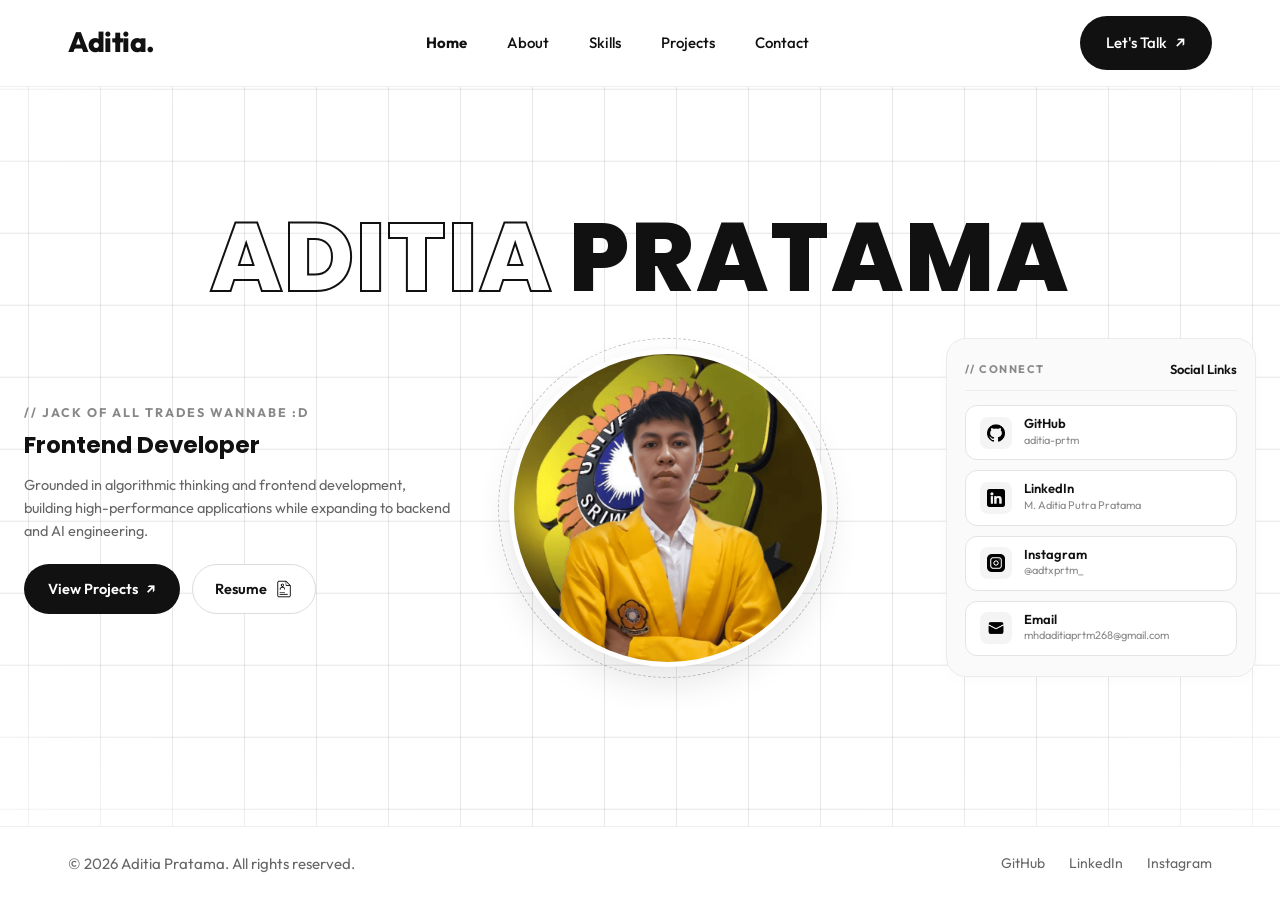
<file: index.html>
<!DOCTYPE html>
<html lang="id">

<head>
    <meta charset="UTF-8">
    <meta name="viewport" content="width=device-width, initial-scale=1.0">
    <title>Aditia Pratama - Frontend Developer</title>
    <link rel="icon" href="img/favicon.png" type="image/png">
    <link rel="stylesheet" href="css/style.css">
    <link rel="preconnect" href="https://fonts.googleapis.com">
    <link rel="preconnect" href="https://fonts.gstatic.com" crossorigin>
    <link
        href="https://fonts.googleapis.com/css2?family=Montserrat:ital,wght@0,100..900;1,100..900&family=Outfit:wght@100..900&family=Poppins:ital,wght@0,100;0,200;0,300;0,400;0,500;0,600;0,700;0,800;0,900;1,100;1,200;1,300;1,400;1,500;1,600;1,700;1,800;1,900&display=swap"
        rel="stylesheet">
</head>

<body>
    <header class="navbar" id="header">
        <input type="checkbox" id="nav-toggle" class="nav-toggle">
        <a href="index.html" class="nav-brand">Aditia.</a>

        <label for="nav-toggle" class="menu-toggle" aria-label="Buka atau tutup menu navigasi">
            <span></span>
            <span></span>
            <span></span>
        </label>

        <nav class="nav-menu">
            <a href="index.html" class="active">Home</a>
            <a href="about.html">About</a>
            <a href="skills.html">Skills</a>
            <a href="project.html">Projects</a>
            <a href="contact.html">Contact</a>
        </nav>

        <a href="contact.html" class="btn-talk">Let's Talk <span class="arrow">&#8599;</span></a>
    </header>

    <section class="hero">
        <h1 class="hero-title">
            <span class="outline-text">ADITIA</span>
            <span class="solid-text">PRATAMA</span>
        </h1>

        <div class="hero-main-layout">
            <div class="hero-intro-card">
                <div class="hero-role-tag">// Jack of All Trades Wannabe :D</div>
                <h2 class="hero-headline">Frontend Developer</h2>
                <p class="hero-bio">
                    Grounded in algorithmic thinking and frontend development, building high-performance applications while expanding to backend and AI engineering.
                </p>

                <div class="hero-cta-buttons">
                    <a href="project.html" class="btn-hero-primary">
                        View Projects <span class="arrow">&#8599;</span>
                    </a>
                    <a href="https://drive.google.com/file/d/1J842grmhWYJZO-Dvr_2c-lr3bEbLRg1m/view?usp=sharing"
                        class="btn-hero-secondary" target="_blank" rel="noopener noreferrer">
                        Resume <img src="img/socials/resume.png" alt="" class="social-icon">
                    </a>
                </div>
            </div>

            <div class="hero-avatar-area">
                <div class="hero-avatar-glow"></div>
                <div class="hero-avatar-ring">
                    <div class="hero-photo">
                        <img src="img/me.png" alt="Aditia Pratama">
                    </div>
                </div>
            </div>

            <div class="hero-connect-card">
                <div class="connect-header">
                    <span class="connect-tag">// CONNECT</span>
                    <span class="connect-title">Social Links</span>
                </div>

                <div class="hero-social-grid">
                    <a href="https://github.com/aditia-prtm" class="hero-social-card" target="_blank" rel="noopener noreferrer">
                        <div class="hero-social-icon-wrap">
                            <img src="img/socials/github.png" alt="GitHub" class="social-icon">
                        </div>
                        <div class="hero-social-info">
                            <span class="hero-social-name">GitHub</span>
                            <span class="hero-social-handle">aditia-prtm</span>
                        </div>
                    </a>

                    <a href="https://www.linkedin.com/in/m-aditia-putra-pratama-a3b0bb376/" class="hero-social-card" target="_blank" rel="noopener noreferrer">
                        <div class="hero-social-icon-wrap">
                            <img src="img/socials/linkedin.png" alt="LinkedIn" class="social-icon">
                        </div>
                        <div class="hero-social-info">
                            <span class="hero-social-name">LinkedIn</span>
                            <span class="hero-social-handle">M. Aditia Putra Pratama</span>
                        </div>
                    </a>

                    <a href="https://www.instagram.com/adtxprtm_" class="hero-social-card" target="_blank" rel="noopener noreferrer">
                        <div class="hero-social-icon-wrap">
                            <img src="img/socials/instagram.png" alt="Instagram" class="social-icon">
                        </div>
                        <div class="hero-social-info">
                            <span class="hero-social-name">Instagram</span>
                            <span class="hero-social-handle">@adtxprtm_</span>
                        </div>
                    </a>

                    <a href="mailto:mhdaditiaprtm268@gmail.com" class="hero-social-card">
                        <div class="hero-social-icon-wrap">
                            <img src="img/socials/mail.png" alt="Email" class="social-icon">
                        </div>
                        <div class="hero-social-info">
                            <span class="hero-social-name">Email</span>
                            <span class="hero-social-handle">mhdaditiaprtm268@gmail.com</span>
                        </div>
                    </a>
                </div>
            </div>
        </div>
    </section>

    <footer class="footer" id="footer">
        <div class="footer-container">
            <p class="footer-copy">&copy; 2026 Aditia Pratama. All rights reserved.</p>
            <div class="footer-links">
                <a href="https://github.com/aditia-prtm" target="_blank">GitHub</a>
                <a href="https://www.linkedin.com/in/m-aditia-putra-pratama-a3b0bb376/" target="_blank">LinkedIn</a>
                <a href="https://www.instagram.com/adtxprtm_" target="_blank">Instagram</a>
            </div>
        </div>
    </footer>
</body>

</html>
</file>
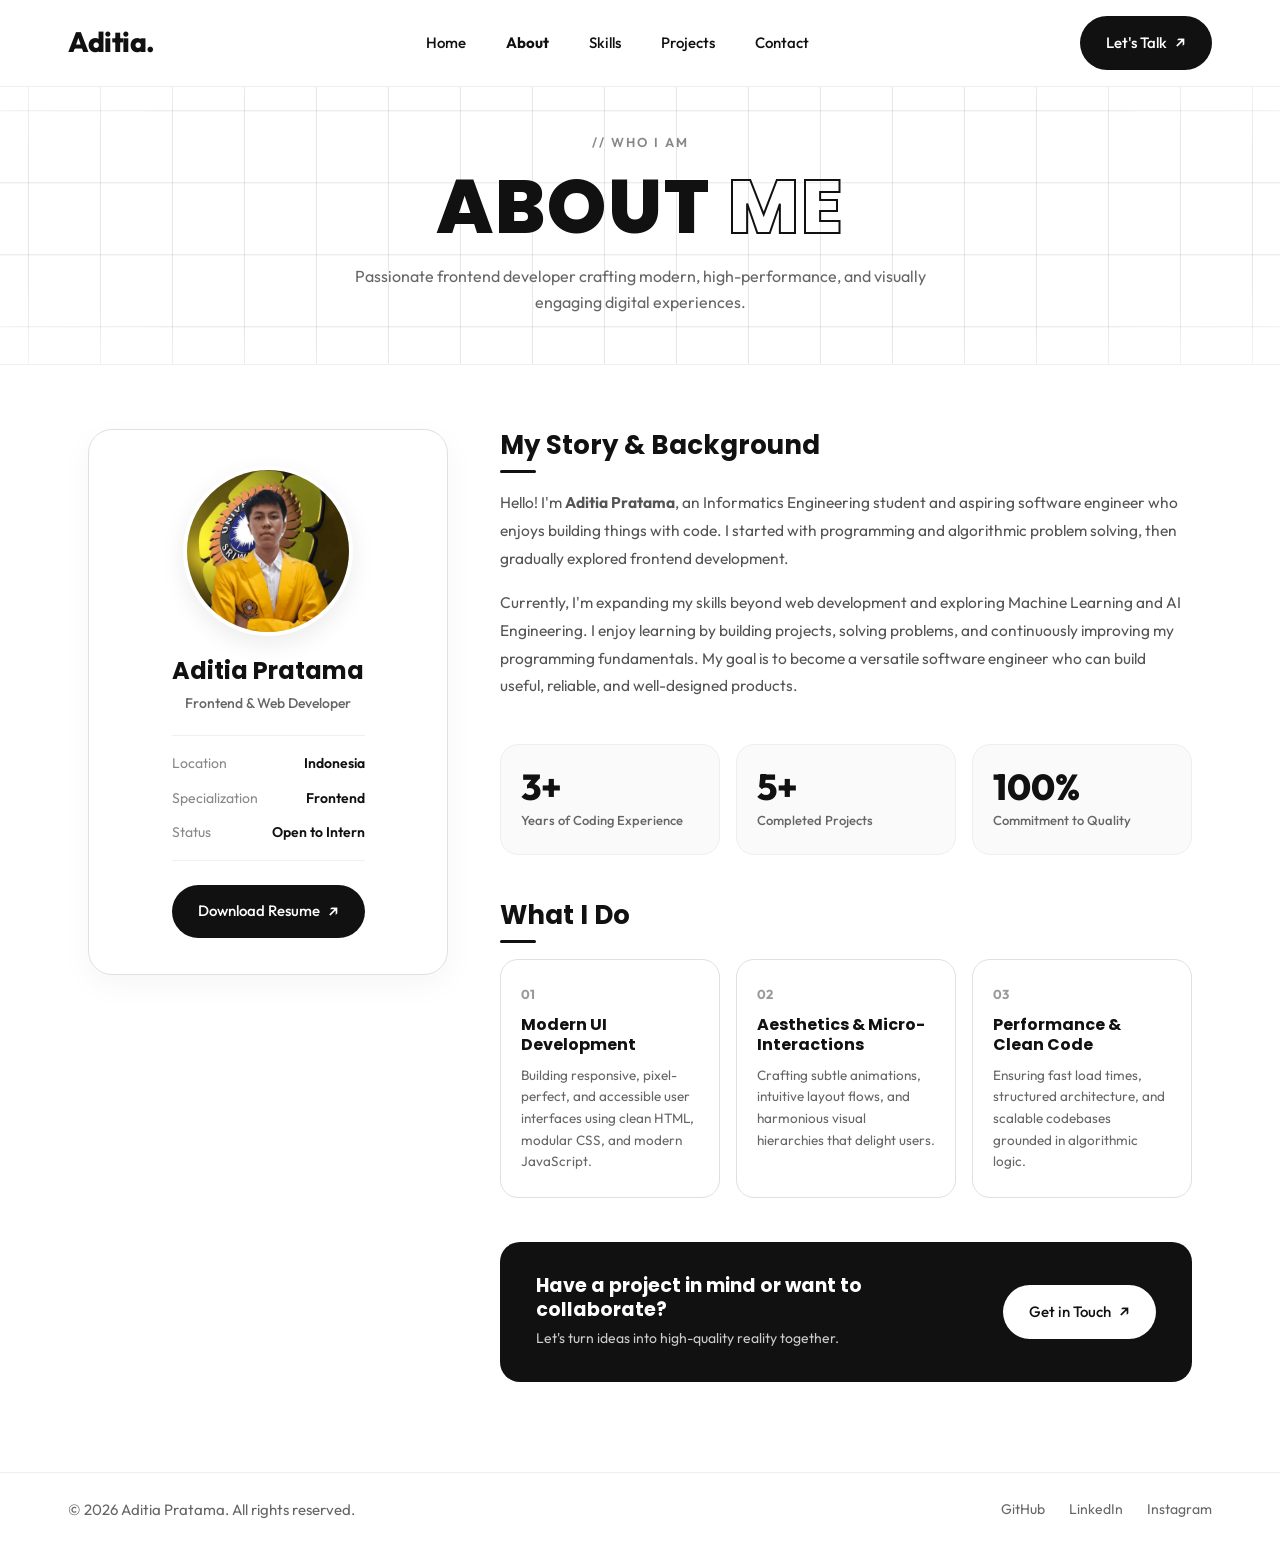
<file: about.html>
<!DOCTYPE html>
<html lang="id">

<head>
    <meta charset="UTF-8">
    <meta name="viewport" content="width=device-width, initial-scale=1.0">
    <title>About Me - Aditia Pratama</title>
    <link rel="icon" href="img/favicon.png" type="image/png">
    <link rel="stylesheet" href="css/style.css">
    <link rel="preconnect" href="https://fonts.googleapis.com">
    <link rel="preconnect" href="https://fonts.gstatic.com" crossorigin>
    <link
        href="https://fonts.googleapis.com/css2?family=Montserrat:ital,wght@0,100..900;1,100..900&family=Outfit:wght@100..900&family=Poppins:ital,wght@0,100;0,200;0,300;0,400;0,500;0,600;0,700;0,800;0,900;1,100;1,200;1,300;1,400;1,500;1,600;1,700;1,800;1,900&display=swap"
        rel="stylesheet">
</head>

<body>
    <header class="navbar" id="header">
        <input type="checkbox" id="nav-toggle" class="nav-toggle">
        <a href="index.html" class="nav-brand">Aditia.</a>

        <label for="nav-toggle" class="menu-toggle" aria-label="Buka atau tutup menu navigasi">
            <span></span>
            <span></span>
            <span></span>
        </label>

        <nav class="nav-menu">
            <a href="index.html">Home</a>
            <a href="about.html" class="active">About</a>
            <a href="skills.html">Skills</a>
            <a href="project.html">Projects</a>
            <a href="contact.html">Contact</a>
        </nav>

        <a href="contact.html" class="btn-talk">Let's Talk <span class="arrow">&#8599;</span></a>
    </header>

    <main class="page-main">
        <section class="page-header-section">
            <div class="section-tag">// WHO I AM</div>
            <h1 class="page-title">ABOUT <span class="outline-text">ME</span></h1>
            <p class="page-subtitle">Passionate frontend developer crafting modern, high-performance, and visually engaging digital experiences.</p>
        </section>

        <section class="about-container">
            <div class="about-profile-card">
                <div class="about-photo-wrapper">
                    <div class="about-photo">
                        <img src="img/me.png" alt="Aditia Pratama">
                    </div>
                </div>

                <div class="about-info-box">
                    <h2 class="about-name">Aditia Pratama</h2>
                    <p class="about-role">Frontend & Web Developer</p>

                    <div class="info-list">
                        <div class="info-item">
                            <span class="info-label">Location</span>
                            <span class="info-value">Indonesia</span>
                        </div>
                        <div class="info-item">
                            <span class="info-label">Specialization</span>
                            <span class="info-value">Frontend</span>
                        </div>
                        <div class="info-item">
                            <span class="info-label">Status</span>
                            <span class="info-value text-green">Open to Intern</span>
                        </div>
                    </div>

                    <a href="https://drive.google.com/file/d/1J842grmhWYJZO-Dvr_2c-lr3bEbLRg1m/view?usp=sharing"
                        class="btn-collab btn-full" target="_blank">Download Resume <span class="arrow">&#8599;</span></a>
                </div>
            </div>

            <div class="about-content">
                <div class="about-block">
                    <h3 class="about-heading">My Story & Background</h3>
                    <p class="about-text">
                        Hello! I'm <strong>Aditia Pratama</strong>, an Informatics Engineering student and aspiring software engineer who enjoys building things with code. I started with programming and algorithmic problem solving, then gradually explored frontend development. 
                    </p>
                    <p class="about-text">
                        Currently, I'm expanding my skills beyond web development and exploring Machine Learning and AI Engineering. I enjoy learning by building projects, solving problems, and continuously improving my programming fundamentals. My goal is to become a versatile software engineer who can build useful, reliable, and well-designed products.
                    </p>
                </div>

                <div class="about-stats-grid">
                    <div class="stat-card">
                        <span class="stat-number">3+</span>
                        <span class="stat-label">Years of Coding Experience</span>
                    </div>
                    <div class="stat-card">
                        <span class="stat-number">5+</span>
                        <span class="stat-label">Completed Projects</span>
                    </div>
                    <div class="stat-card">
                        <span class="stat-number">100%</span>
                        <span class="stat-label">Commitment to Quality</span>
                    </div>
                </div>

                <div class="about-block">
                    <h3 class="about-heading">What I Do</h3>
                    <div class="pillars-grid">
                        <div class="pillar-card">
                            <div class="pillar-number">01</div>
                            <h4 class="pillar-title">Modern UI Development</h4>
                            <p class="pillar-desc">Building responsive, pixel-perfect, and accessible user interfaces using clean HTML, modular CSS, and modern JavaScript.</p>
                        </div>
                        <div class="pillar-card">
                            <div class="pillar-number">02</div>
                            <h4 class="pillar-title">Aesthetics & Micro-Interactions</h4>
                            <p class="pillar-desc">Crafting subtle animations, intuitive layout flows, and harmonious visual hierarchies that delight users.</p>
                        </div>
                        <div class="pillar-card">
                            <div class="pillar-number">03</div>
                            <h4 class="pillar-title">Performance & Clean Code</h4>
                            <p class="pillar-desc">Ensuring fast load times, structured architecture, and scalable codebases grounded in algorithmic logic.</p>
                        </div>
                    </div>
                </div>

                <div class="about-cta-banner">
                    <div class="cta-text">
                        <h4>Have a project in mind or want to collaborate?</h4>
                        <p>Let's turn ideas into high-quality reality together.</p>
                    </div>
                    <a href="contact.html" class="btn-talk">Get in Touch <span class="arrow">&#8599;</span></a>
                </div>
            </div>
        </section>
    </main>

    <footer class="footer" id="footer">
        <div class="footer-container">
            <p class="footer-copy">&copy; 2026 Aditia Pratama. All rights reserved.</p>
            <div class="footer-links">
                <a href="https://github.com/aditia-prtm" target="_blank">GitHub</a>
                <a href="https://www.linkedin.com/in/m-aditia-putra-pratama-a3b0bb376/" target="_blank">LinkedIn</a>
                <a href="https://www.instagram.com/adtxprtm_" target="_blank">Instagram</a>
            </div>
        </div>
    </footer>
</body>

</html>
</file>
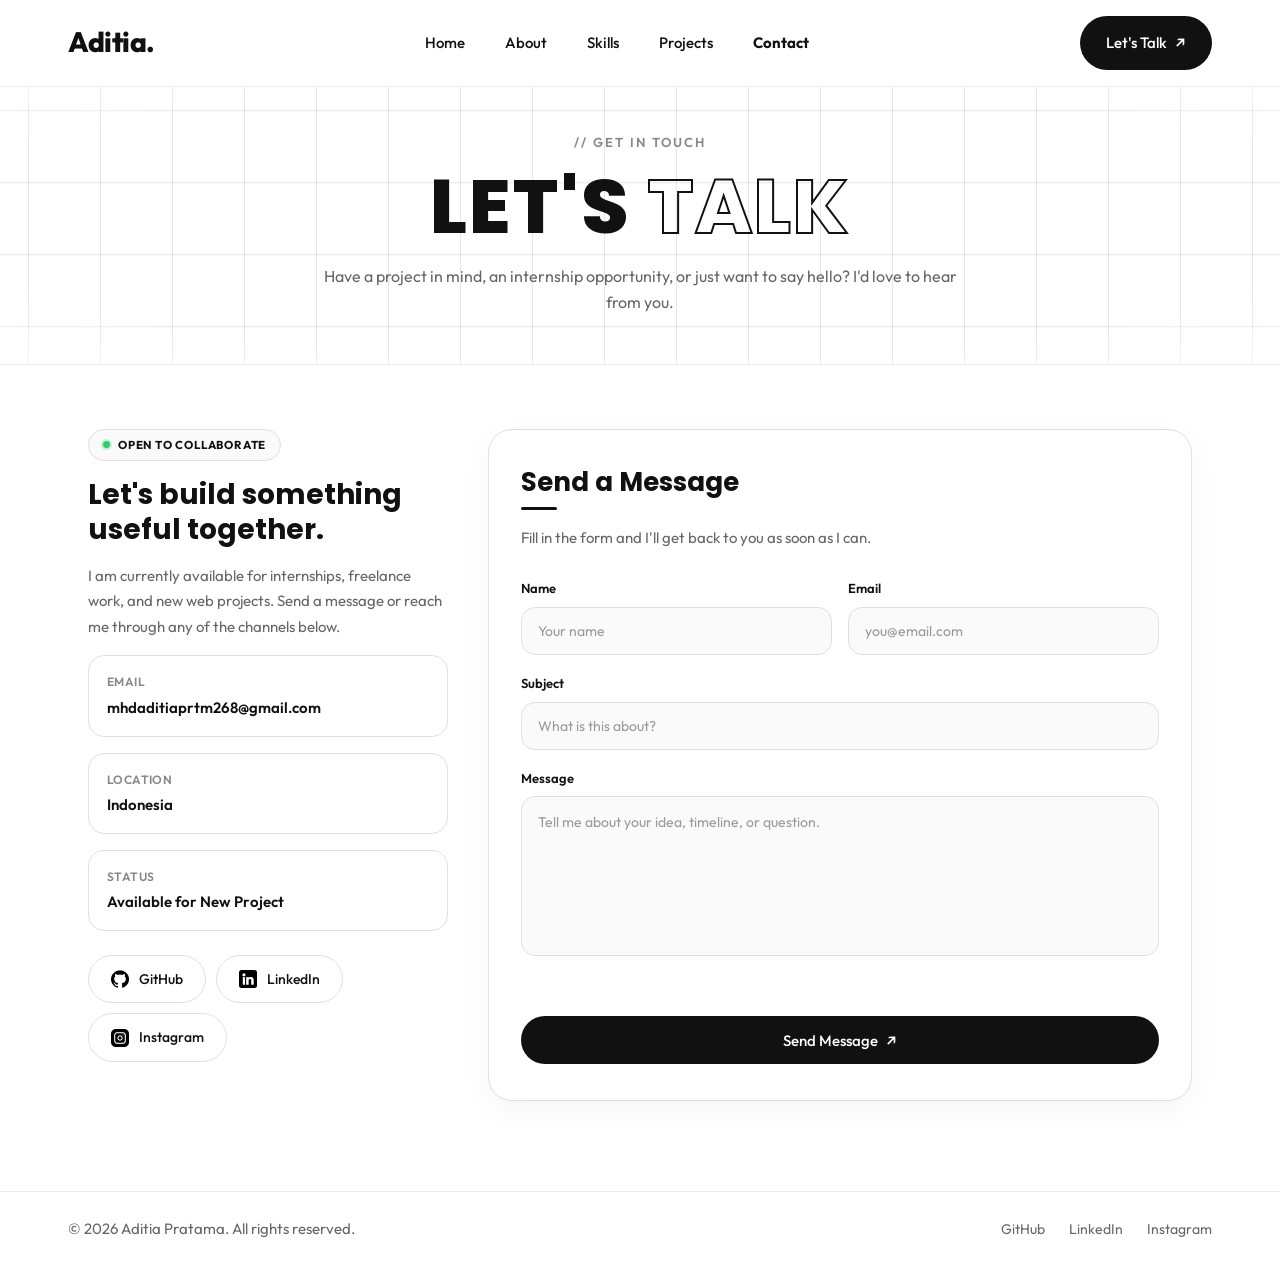
<file: contact.html>
<!DOCTYPE html>
<html lang="id">

<head>
    <meta charset="UTF-8">
    <meta name="viewport" content="width=device-width, initial-scale=1.0">
    <title>Contact - Aditia Pratama</title>
    <link rel="icon" href="img/favicon.png" type="image/png">
    <link rel="stylesheet" href="css/style.css">
    <link rel="preconnect" href="https://fonts.googleapis.com">
    <link rel="preconnect" href="https://fonts.gstatic.com" crossorigin>
    <link
        href="https://fonts.googleapis.com/css2?family=Montserrat:ital,wght@0,100..900;1,100..900&family=Outfit:wght@100..900&family=Poppins:ital,wght@0,100;0,200;0,300;0,400;0,500;0,600;0,700;0,800;0,900;1,100;1,200;1,300;1,400;1,500;1,600;1,700;1,800;1,900&display=swap"
        rel="stylesheet">
</head>

<body>
    <header class="navbar" id="header">
        <input type="checkbox" id="nav-toggle" class="nav-toggle">
        <a href="index.html" class="nav-brand">Aditia.</a>

        <label for="nav-toggle" class="menu-toggle" aria-label="Buka atau tutup menu navigasi">
            <span></span>
            <span></span>
            <span></span>
        </label>

        <nav class="nav-menu">
            <a href="index.html">Home</a>
            <a href="about.html">About</a>
            <a href="skills.html">Skills</a>
            <a href="project.html">Projects</a>
            <a href="contact.html" class="active">Contact</a>
        </nav>

        <a href="contact.html" class="btn-talk">Let's Talk <span class="arrow">&#8599;</span></a>
    </header>

    <main class="page-main">
        <section class="page-header-section">
            <div class="section-tag">// GET IN TOUCH</div>
            <h1 class="page-title">LET'S <span class="outline-text">TALK</span></h1>
            <p class="page-subtitle">Have a project in mind, an internship opportunity, or just want to say hello? I'd love to hear from you.</p>
        </section>

        <section class="contact-container" aria-label="Informasi dan formulir kontak">
            <aside class="contact-info-panel">
                <div class="contact-badge">
                    <span class="status-dot"></span>
                    <span>Open to Collaborate</span>
                </div>
                <h2 class="contact-info-title">Let's build something useful together.</h2>
                <p class="contact-info-text">I am currently available for internships, freelance work, and new web projects. Send a message or reach me through any of the channels below.</p>

                <a href="mailto:mhdaditiaprtm268@gmail.com" class="contact-method">
                    <span class="contact-method-label">Email</span>
                    <span class="contact-method-value">mhdaditiaprtm268@gmail.com</span>
                </a>
                <div class="contact-method">
                    <span class="contact-method-label">Location</span>
                    <span class="contact-method-value">Indonesia</span>
                </div>
                <div class="contact-method">
                    <span class="contact-method-label">Status</span>
                    <span class="contact-method-value text-green">Available for New Project</span>
                </div>

                <div class="contact-socials">
                    <a href="https://github.com/aditia-prtm" class="social-link" target="_blank" rel="noopener noreferrer">
                        <img src="img/socials/github.png" alt="" class="social-icon"> GitHub
                    </a>
                    <a href="https://www.linkedin.com/in/m-aditia-putra-pratama-a3b0bb376/" class="social-link" target="_blank" rel="noopener noreferrer">
                        <img src="img/socials/linkedin.png" alt="" class="social-icon"> LinkedIn
                    </a>
                    <a href="https://www.instagram.com/adtxprtm_" class="social-link" target="_blank" rel="noopener noreferrer">
                        <img src="img/socials/instagram.png" alt="" class="social-icon"> Instagram
                    </a>
                </div>
            </aside>

            <div class="contact-form-card">
                <h2 class="about-heading">Send a Message</h2>
                <p class="contact-form-intro">Fill in the form and I'll get back to you as soon as I can.</p>

                <form class="contact-form" id="contact-form" novalidate>
                    <div class="form-row">
                        <label class="form-field">
                            <span>Name</span>
                            <input type="text" name="name" id="contact-name" placeholder="Your name" required autocomplete="name">
                        </label>
                        <label class="form-field">
                            <span>Email</span>
                            <input type="email" name="email" id="contact-email" placeholder="you@email.com" required autocomplete="email">
                        </label>
                    </div>
                    <label class="form-field">
                        <span>Subject</span>
                        <input type="text" name="subject" id="contact-subject" placeholder="What is this about?" required>
                    </label>
                    <label class="form-field">
                        <span>Message</span>
                        <textarea name="message" id="contact-message" class="form-message" placeholder="Tell me about your idea, timeline, or question." required></textarea>
                    </label>
                    <p class="form-status" id="form-status" role="status" aria-live="polite"></p>
                    <button type="submit" class="btn-collab btn-full">Send Message <span class="arrow">&#8599;</span></button>
                </form>
            </div>
        </section>
    </main>

    <footer class="footer" id="footer">
        <div class="footer-container">
            <p class="footer-copy">&copy; 2026 Aditia Pratama. All rights reserved.</p>
            <div class="footer-links">
                <a href="https://github.com/aditia-prtm" target="_blank">GitHub</a>
                <a href="https://www.linkedin.com/in/m-aditia-putra-pratama-a3b0bb376/" target="_blank">LinkedIn</a>
                <a href="https://www.instagram.com/adtxprtm_" target="_blank">Instagram</a>
            </div>
        </div>
    </footer>

    <script>
        // script ini untuk langsung mengirimkan pesan form ke email saya 

        const form = document.getElementById("contact-form");
        const statusEl = document.getElementById("form-status");

        form.addEventListener("submit", function (event) {
            event.preventDefault();

            const name = document.getElementById("contact-name").value.trim();
            const email = document.getElementById("contact-email").value.trim();
            const subject = document.getElementById("contact-subject").value.trim();
            const message = document.getElementById("contact-message").value.trim();

            if (!name || !email || !subject || !message) {
                statusEl.textContent = "Please fill in all fields before sending.";
                return;
            }

            const body = "Name: " + name + "\nEmail: " + email + "\n\n" + message;
            const mailto = "mailto:mhdaditiaprtm268@gmail.com?subject=" + encodeURIComponent(subject) + "&body=" + encodeURIComponent(body);

            statusEl.textContent = "Opening your email app to send the message.";
            window.location.href = mailto;
        });
    </script>
</body>

</html>
</file>
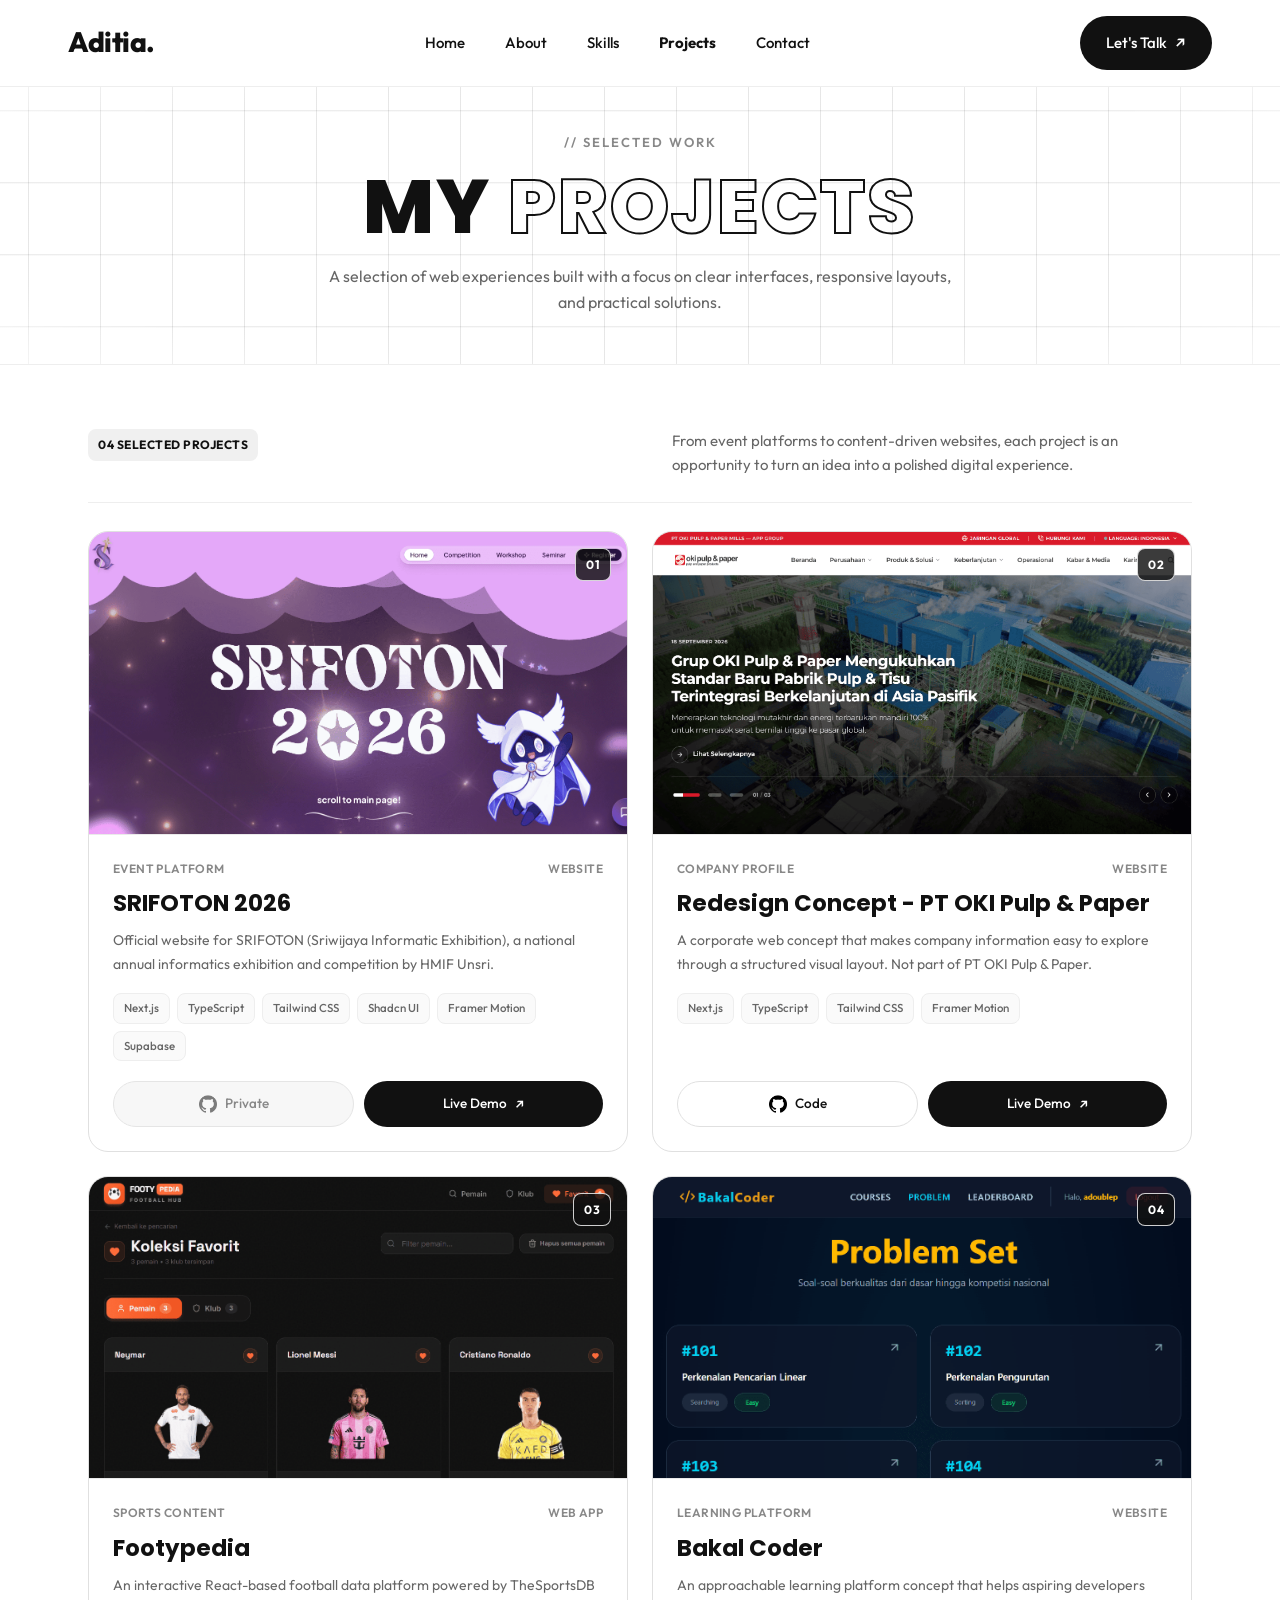
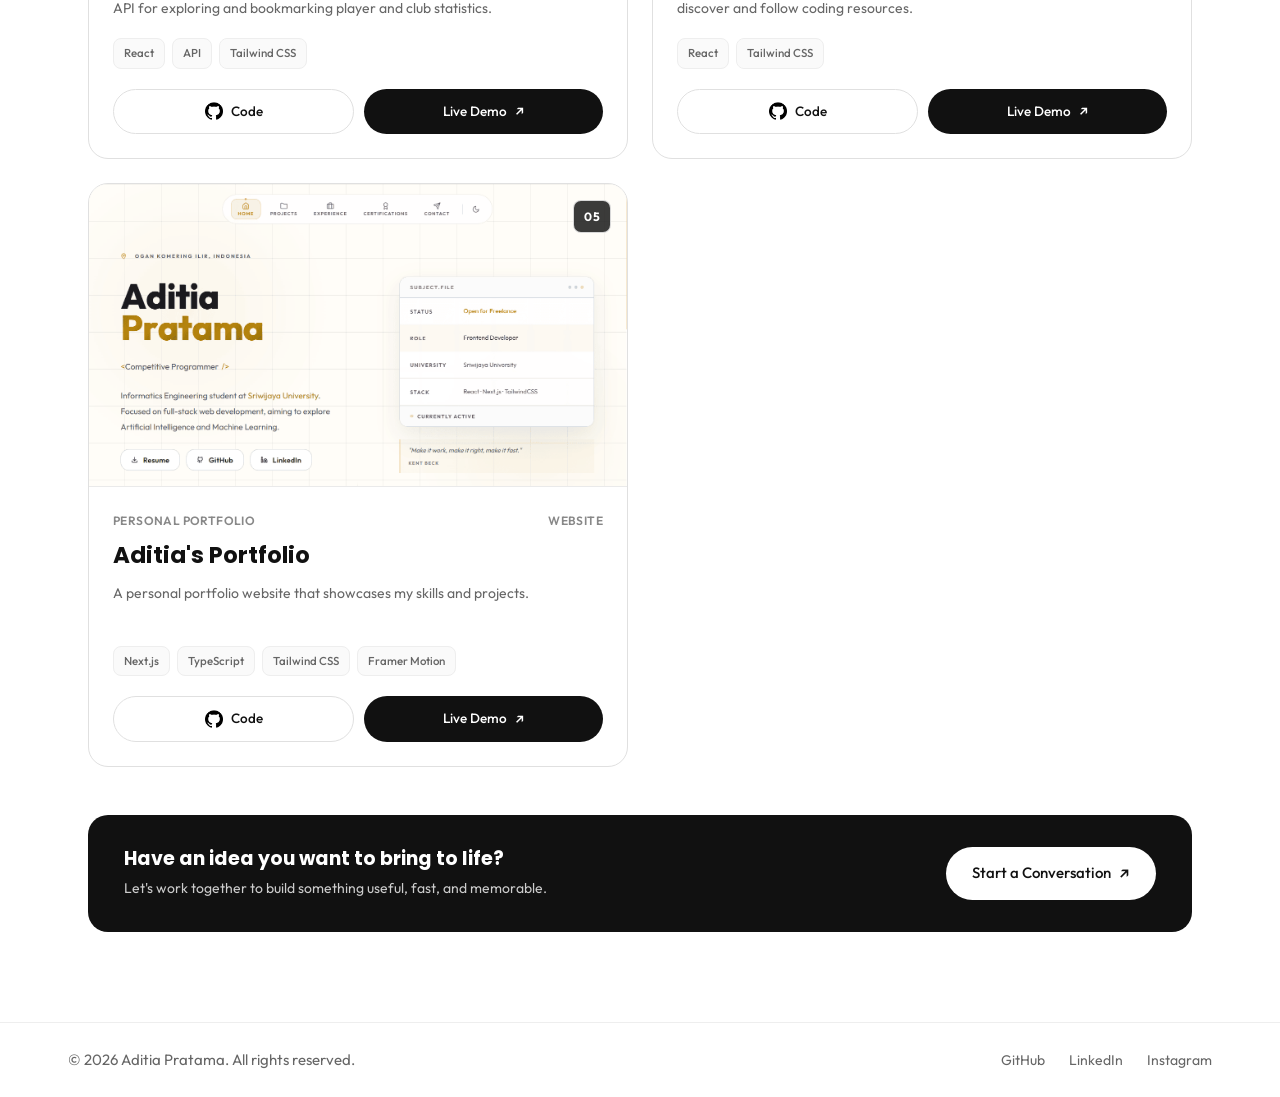
<file: project.html>
<!DOCTYPE html>
<html lang="id">

<head>
    <meta charset="UTF-8">
    <meta name="viewport" content="width=device-width, initial-scale=1.0">
    <title>Projects - Aditia Pratama</title>
    <link rel="icon" href="img/favicon.png" type="image/png">
    <link rel="stylesheet" href="css/style.css">
    <link rel="preconnect" href="https://fonts.googleapis.com">
    <link rel="preconnect" href="https://fonts.gstatic.com" crossorigin>
    <link
        href="https://fonts.googleapis.com/css2?family=Montserrat:ital,wght@0,100..900;1,100..900&family=Outfit:wght@100..900&family=Poppins:ital,wght@0,100;0,200;0,300;0,400;0,500;0,600;0,700;0,800;0,900;1,100;1,200;1,300;1,400;1,500;1,600;1,700;1,800;1,900&display=swap"
        rel="stylesheet">
</head>

<body>
    <header class="navbar" id="header">
        <input type="checkbox" id="nav-toggle" class="nav-toggle">
        <a href="index.html" class="nav-brand">Aditia.</a>

        <label for="nav-toggle" class="menu-toggle" aria-label="Buka atau tutup menu navigasi">
            <span></span>
            <span></span>
            <span></span>
        </label>

        <nav class="nav-menu">
            <a href="index.html">Home</a>
            <a href="about.html">About</a>
            <a href="skills.html">Skills</a>
            <a href="project.html" class="active">Projects</a>
            <a href="contact.html">Contact</a>
        </nav>

        <a href="contact.html" class="btn-talk">Let's Talk <span class="arrow">&#8599;</span></a>
    </header>

    <main class="page-main">
        <section class="page-header-section">
            <div class="section-tag">// SELECTED WORK</div>
            <h1 class="page-title">MY <span class="outline-text">PROJECTS</span></h1>
            <p class="page-subtitle">A selection of web experiences built with a focus on clear interfaces, responsive layouts, and practical solutions.</p>
        </section>

        <section class="projects-page-container" aria-label="Daftar project">
            <div class="projects-intro">
                <p class="projects-count">04 SELECTED PROJECTS</p>
                <p>From event platforms to content-driven websites, each project is an opportunity to turn an idea into a polished digital experience.</p>
            </div>

            <div class="projects-grid">
                <article class="project-card project-card-featured">
                    <div class="project-image-wrap">
                        <img src="img/projects/srifoton2026.png" alt="Tampilan website Srifoton 2026" class="project-image">
                        <span class="project-number">01</span>
                    </div>
                    <div class="project-content">
                        <div class="project-meta"><span>Event Platform</span><span>Website</span></div>
                        <h2>SRIFOTON 2026</h2>
                        <p>Official website for SRIFOTON (Sriwijaya Informatic Exhibition), a national annual informatics exhibition and competition by HMIF Unsri.</p>
                        <div class="project-tags"><span>Next.js</span><span>TypeScript</span><span>Tailwind CSS</span><span>Shadcn UI</span><span>Framer Motion</span><span>Supabase</span></div>
                        <div class="project-actions">
                            <span class="btn-project btn-project-private" title="Repository is private">
                                <img src="img/socials/github.png" alt="" class="social-icon"> Private
                            </span>
                            <a href="https://srifoton.hmifunsri.com/" class="btn-project btn-project-demo" target="_blank" rel="noopener noreferrer">
                                Live Demo <span class="arrow">&#8599;</span>
                            </a>
                        </div>
                    </div>
                </article>

                <article class="project-card">
                    <div class="project-image-wrap">
                        <img src="img/projects/okipulppaper.png" alt="Tampilan website Oki Pulp Paper" class="project-image">
                        <span class="project-number">02</span>
                    </div>
                    <div class="project-content">
                        <div class="project-meta"><span>Company Profile</span><span>Website</span></div>
                        <h2>Redesign Concept - PT OKI Pulp & Paper</h2>
                        <p>A corporate web concept that makes company information easy to explore through a structured visual layout. Not part of PT OKI Pulp & Paper.</p>
                        <div class="project-tags"><span>Next.js</span><span>TypeScript</span><span>Tailwind CSS</span><span>Framer Motion</span></div>
                        <div class="project-actions">
                            <a href="https://github.com/aditia-prtm/oki-pulp-paper" class="btn-project btn-project-code" target="_blank" rel="noopener noreferrer">
                                <img src="img/socials/github.png" alt="" class="social-icon"> Code
                            </a>
                            <a href="https://oki-pulp-paper.vercel.app" class="btn-project btn-project-demo" target="_blank" rel="noopener noreferrer">
                                Live Demo <span class="arrow">&#8599;</span>
                            </a>
                        </div>
                    </div>
                </article>

                <article class="project-card">
                    <div class="project-image-wrap">
                        <img src="img/projects/footypedia.png" alt="Tampilan website Footypedia" class="project-image">
                        <span class="project-number">03</span>
                    </div>
                    <div class="project-content">
                        <div class="project-meta"><span>Sports Content</span><span>Web App</span></div>
                        <h2>Footypedia</h2>
                        <p>An interactive React-based football data platform powered by TheSportsDB API for exploring and bookmarking player and club statistics.</p>
                        <div class="project-tags"><span>React</span><span>API</span><span>Tailwind CSS</span></div>
                        <div class="project-actions">
                            <a href="https://github.com/aditia-prtm/FootyPedia" class="btn-project btn-project-code" target="_blank" rel="noopener noreferrer">
                                <img src="img/socials/github.png" alt="" class="social-icon"> Code
                            </a>
                            <a href="https://footypedia-one.vercel.app" class="btn-project btn-project-demo" target="_blank" rel="noopener noreferrer">
                                Live Demo <span class="arrow">&#8599;</span>
                            </a>
                        </div>
                    </div>
                </article>

                <article class="project-card">
                    <div class="project-image-wrap">
                        <img src="img/projects/bakalcoder.png" alt="Tampilan website Bakal Coder" class="project-image">
                        <span class="project-number">04</span>
                    </div>
                    <div class="project-content">
                        <div class="project-meta"><span>Learning Platform</span><span>Website</span></div>
                        <h2>Bakal Coder</h2>
                        <p>An approachable learning platform concept that helps aspiring developers discover and follow coding resources.</p>
                        <div class="project-tags"><span>React</span><span>Tailwind CSS</span></div>
                        <div class="project-actions">
                            <a href="https://github.com/aditia-prtm/BakalCoder" class="btn-project btn-project-code" target="_blank" rel="noopener noreferrer">
                                <img src="img/socials/github.png" alt="" class="social-icon"> Code
                            </a>
                            <a href="https://bakal-coder.vercel.app" class="btn-project btn-project-demo" target="_blank" rel="noopener noreferrer">
                                Live Demo <span class="arrow">&#8599;</span>
                            </a>
                        </div>
                    </div>
                </article>

                <article class="project-card">
                    <div class="project-image-wrap">
                        <img src="img/projects/aditiaprtm.png" alt="Tampilan website adiiaprtm" class="project-image">
                        <span class="project-number">05</span>
                    </div>
                    <div class="project-content">
                        <div class="project-meta"><span>Personal Portfolio</span><span>Website</span></div>
                        <h2>Aditia's Portfolio</h2>
                        <p>A personal portfolio website that showcases my skills and projects.</p>
                        <div class="project-tags"><span>Next.js</span><span>TypeScript</span><span>Tailwind CSS</span><span>Framer Motion</span></div>
                        <div class="project-actions">
                            <a href="https://github.com/aditia-prtm/aditiaprtm" class="btn-project btn-project-code" target="_blank" rel="noopener noreferrer">
                                <img src="img/socials/github.png" alt="" class="social-icon"> Code
                            </a>
                            <a href="https://porto-aditiaprtm.vercel.app" class="btn-project btn-project-demo" target="_blank" rel="noopener noreferrer">
                                Live Demo <span class="arrow">&#8599;</span>
                            </a>
                        </div>
                    </div>
                </article>
            </div>

            <div class="about-cta-banner projects-cta">
                <div class="cta-text">
                    <h4>Have an idea you want to bring to life?</h4>
                    <p>Let's work together to build something useful, fast, and memorable.</p>
                </div>
                <a href="contact.html" class="btn-talk">Start a Conversation <span class="arrow">&#8599;</span></a>
            </div>
        </section>
    </main>

    <footer class="footer" id="footer">
        <div class="footer-container">
            <p class="footer-copy">&copy; 2026 Aditia Pratama. All rights reserved.</p>
            <div class="footer-links">
                <a href="https://github.com/aditia-prtm" target="_blank">GitHub</a>
                <a href="https://www.linkedin.com/in/m-aditia-putra-pratama-a3b0bb376/" target="_blank">LinkedIn</a>
                <a href="https://www.instagram.com/adtxprtm_" target="_blank">Instagram</a>
            </div>
        </div>
    </footer>
</body>

</html>
</file>
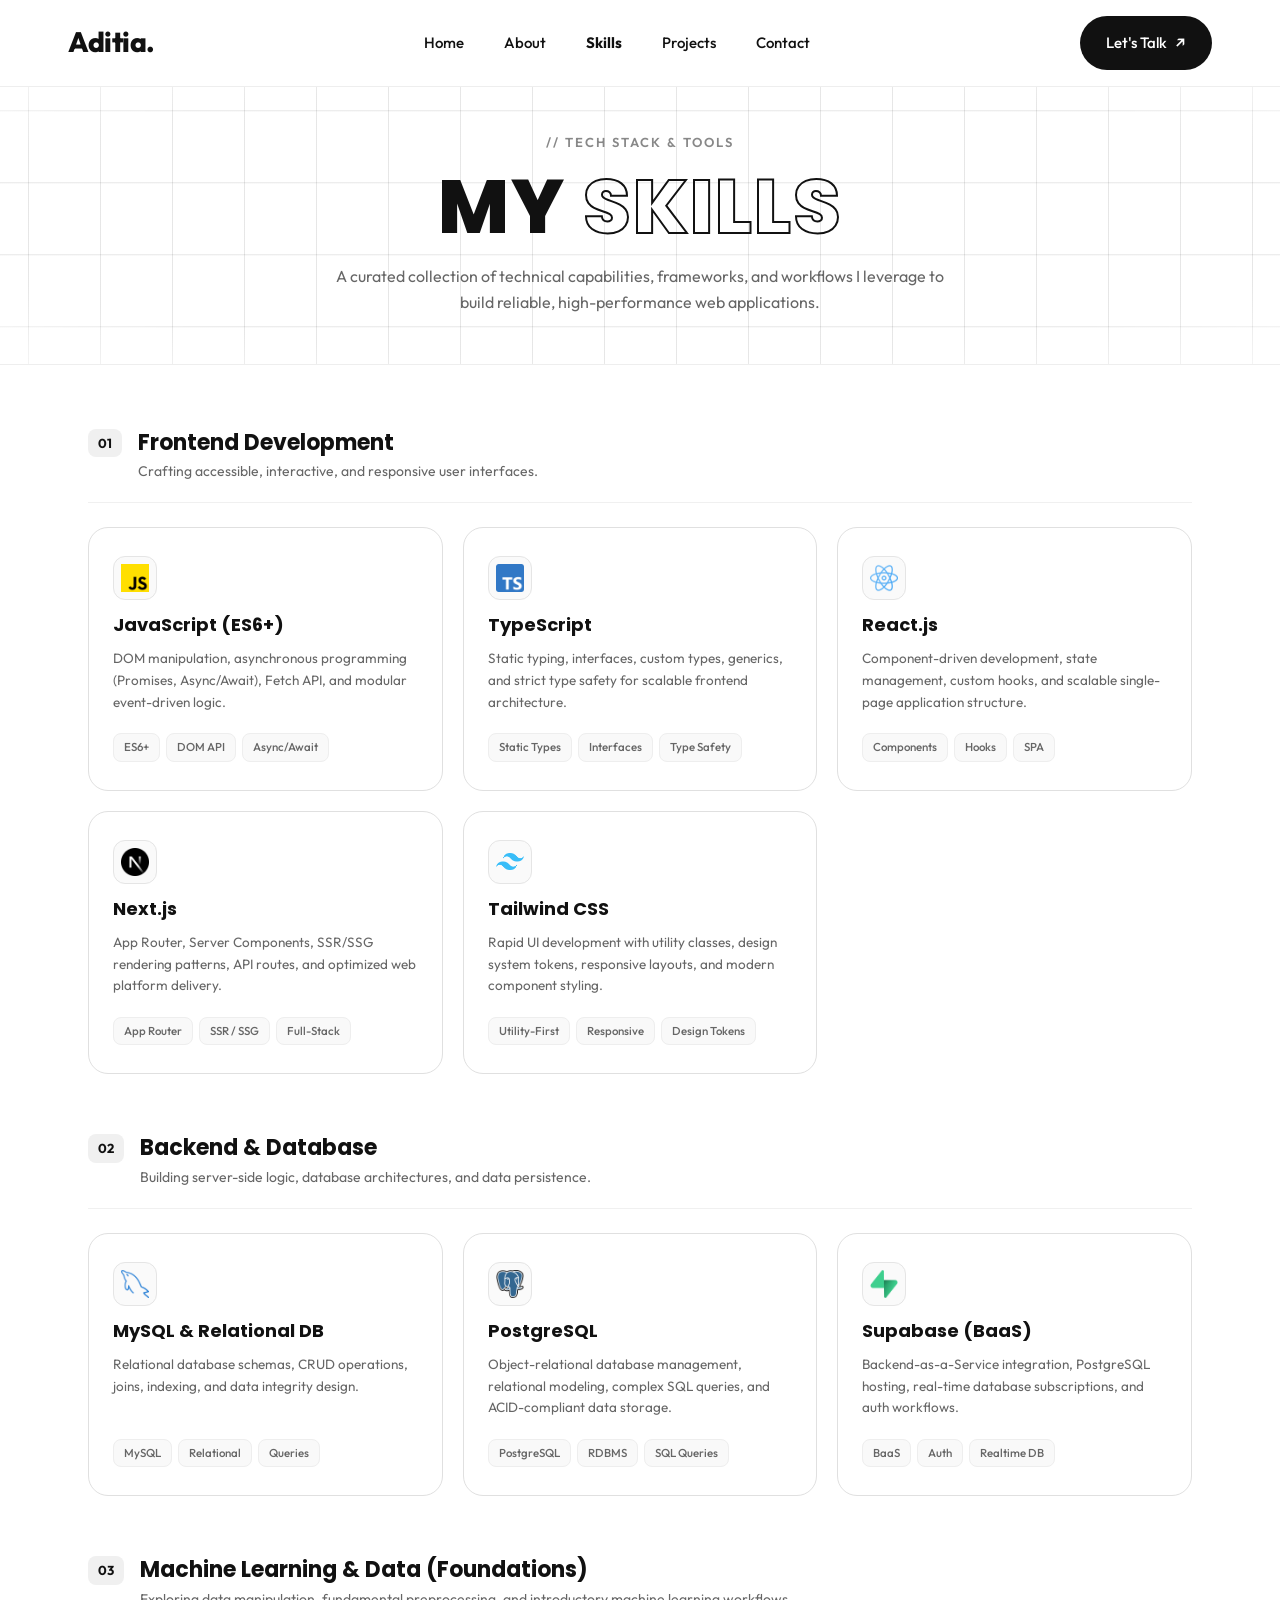
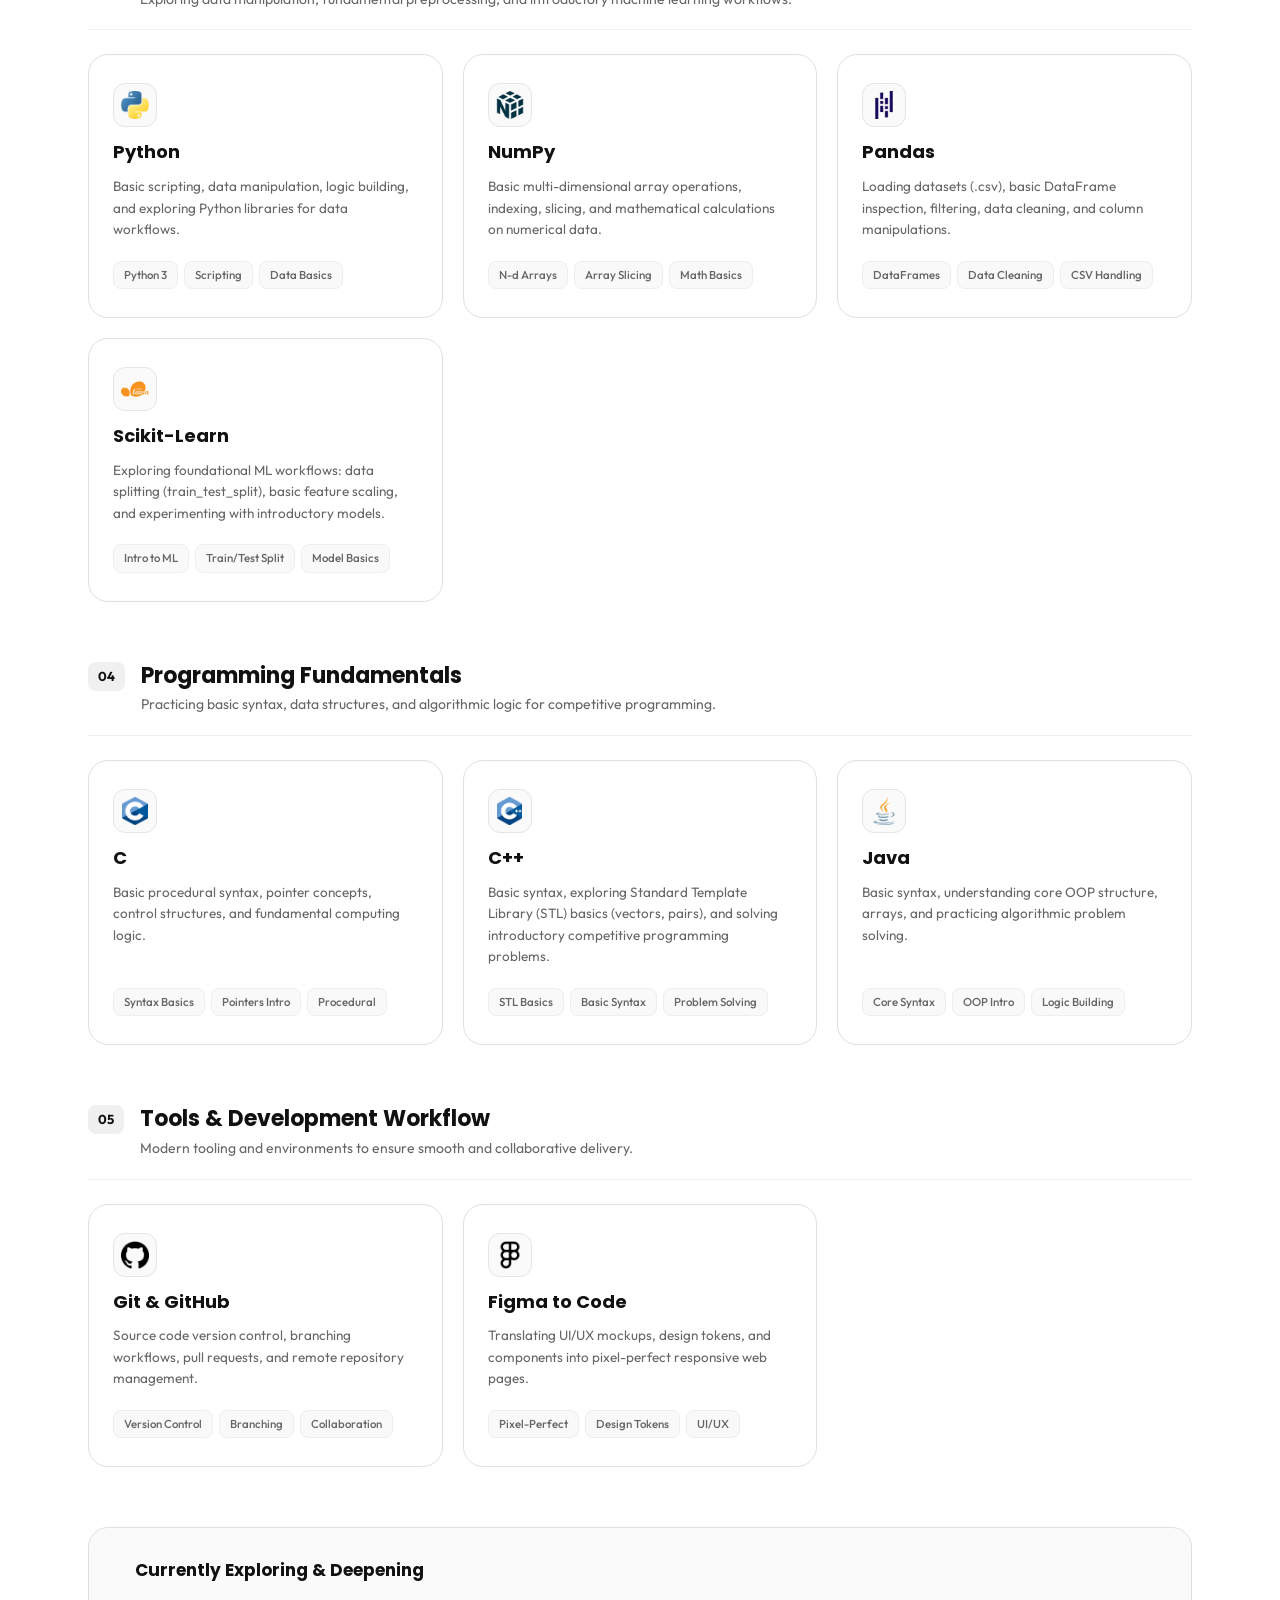
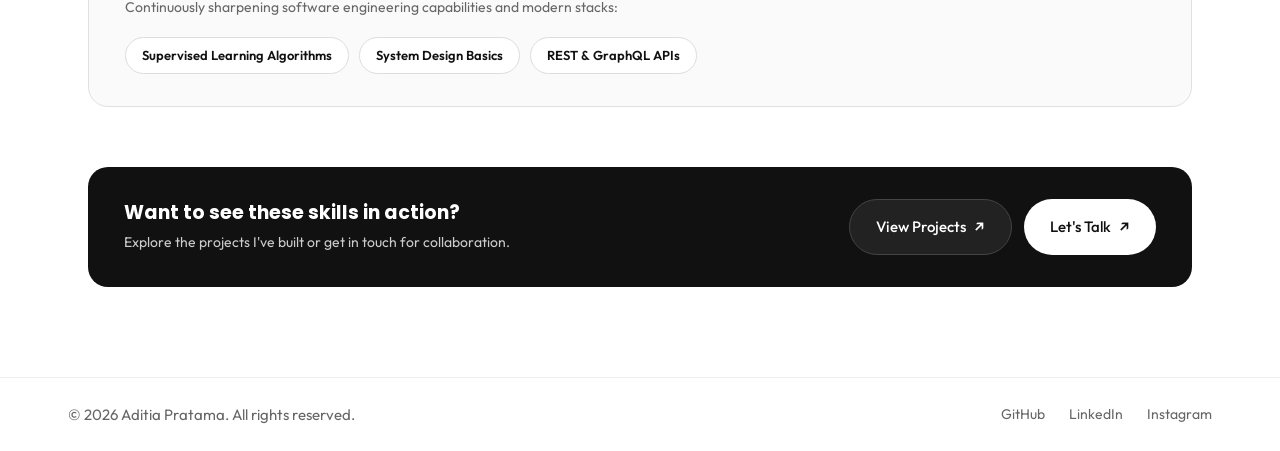
<file: skills.html>
<!DOCTYPE html>
<html lang="id">

<head>
    <meta charset="UTF-8">
    <meta name="viewport" content="width=device-width, initial-scale=1.0">
    <title>Skills & Tech Stack - Aditia Pratama</title>
    <link rel="icon" href="img/favicon.png" type="image/png">
    <link rel="stylesheet" href="css/style.css">
    <link rel="preconnect" href="https://fonts.googleapis.com">
    <link rel="preconnect" href="https://fonts.gstatic.com" crossorigin>
    <link
        href="https://fonts.googleapis.com/css2?family=Montserrat:ital,wght@0,100..900;1,100..900&family=Outfit:wght@100..900&family=Poppins:ital,wght@0,100;0,200;0,300;0,400;0,500;0,600;0,700;0,800;0,900;1,100;1,200;1,300;1,400;1,500;1,600;1,700;1,800;1,900&display=swap"
        rel="stylesheet">
</head>

<body>
    <header class="navbar" id="header">
        <input type="checkbox" id="nav-toggle" class="nav-toggle">
        <a href="index.html" class="nav-brand">Aditia.</a>

        <label for="nav-toggle" class="menu-toggle" aria-label="Buka atau tutup menu navigasi">
            <span></span>
            <span></span>
            <span></span>
        </label>

        <nav class="nav-menu">
            <a href="index.html">Home</a>
            <a href="about.html">About</a>
            <a href="skills.html" class="active">Skills</a>
            <a href="project.html">Projects</a>
            <a href="contact.html">Contact</a>
        </nav>

        <a href="contact.html" class="btn-talk">Let's Talk <span class="arrow">&#8599;</span></a>
    </header>

    <main class="page-main">
        <section class="page-header-section">
            <div class="section-tag">// TECH STACK & TOOLS</div>
            <h1 class="page-title">MY <span class="outline-text">SKILLS</span></h1>
            <p class="page-subtitle">A curated collection of technical capabilities, frameworks, and workflows I leverage to build reliable, high-performance web applications.</p>
        </section>

        <section class="skills-page-container">
            <div class="skill-category-section">
                <div class="category-header">
                    <span class="category-number">01</span>
                    <div class="category-info">
                        <h2 class="category-title">Frontend Development</h2>
                        <p class="category-desc">Crafting accessible, interactive, and responsive user interfaces.</p>
                    </div>
                </div>

                <div class="skills-grid">
                    <div class="skill-card">
                        <div class="skill-card-top">
                            <span class="skill-icon-badge"><img src="img/skills/js.png" alt="JavaScript" class="skill-icon-img"></span>
                        </div>
                        <h3 class="skill-name">JavaScript (ES6+)</h3>
                        <p class="skill-desc">DOM manipulation, asynchronous programming (Promises, Async/Await), Fetch API, and modular event-driven logic.</p>
                        <div class="skill-tags">
                            <span>ES6+</span>
                            <span>DOM API</span>
                            <span>Async/Await</span>
                        </div>
                    </div>

                    <div class="skill-card">
                        <div class="skill-card-top">
                            <span class="skill-icon-badge"><img src="img/skills/typescript.png" alt="TypeScript" class="skill-icon-img"></span>
                        </div>
                        <h3 class="skill-name">TypeScript</h3>
                        <p class="skill-desc">Static typing, interfaces, custom types, generics, and strict type safety for scalable frontend architecture.</p>
                        <div class="skill-tags">
                            <span>Static Types</span>
                            <span>Interfaces</span>
                            <span>Type Safety</span>
                        </div>
                    </div>

                    <div class="skill-card">
                        <div class="skill-card-top">
                            <span class="skill-icon-badge"><img src="img/skills/reactjs.png" alt="React.js" class="skill-icon-img"></span>
                        </div>
                        <h3 class="skill-name">React.js</h3>
                        <p class="skill-desc">Component-driven development, state management, custom hooks, and scalable single-page application structure.</p>
                        <div class="skill-tags">
                            <span>Components</span>
                            <span>Hooks</span>
                            <span>SPA</span>
                        </div>
                    </div>

                    <div class="skill-card">
                        <div class="skill-card-top">
                            <span class="skill-icon-badge"><img src="img/skills/nextjs.png" alt="Next.js" class="skill-icon-img"></span>
                        </div>
                        <h3 class="skill-name">Next.js</h3>
                        <p class="skill-desc">App Router, Server Components, SSR/SSG rendering patterns, API routes, and optimized web platform delivery.</p>
                        <div class="skill-tags">
                            <span>App Router</span>
                            <span>SSR / SSG</span>
                            <span>Full-Stack</span>
                        </div>
                    </div>

                    <div class="skill-card">
                        <div class="skill-card-top">
                            <span class="skill-icon-badge"><img src="img/skills/tailwind.png" alt="Tailwind CSS" class="skill-icon-img"></span>
                        </div>
                        <h3 class="skill-name">Tailwind CSS</h3>
                        <p class="skill-desc">Rapid UI development with utility classes, design system tokens, responsive layouts, and modern component styling.</p>
                        <div class="skill-tags">
                            <span>Utility-First</span>
                            <span>Responsive</span>
                            <span>Design Tokens</span>
                        </div>
                    </div>
                </div>
            </div>

            <div class="skill-category-section">
                <div class="category-header">
                    <span class="category-number">02</span>
                    <div class="category-info">
                        <h2 class="category-title">Backend & Database</h2>
                        <p class="category-desc">Building server-side logic, database architectures, and data persistence.</p>
                    </div>
                </div>

                <div class="skills-grid">
                    <div class="skill-card">
                        <div class="skill-card-top">
                            <span class="skill-icon-badge"><img src="img/skills/mysql.png" alt="MySQL" class="skill-icon-img"></span>
                        </div>
                        <h3 class="skill-name">MySQL & Relational DB</h3>
                        <p class="skill-desc">Relational database schemas, CRUD operations, joins, indexing, and data integrity design.</p>
                        <div class="skill-tags">
                            <span>MySQL</span>
                            <span>Relational</span>
                            <span>Queries</span>
                        </div>
                    </div>

                    <div class="skill-card">
                        <div class="skill-card-top">
                            <span class="skill-icon-badge"><img src="img/skills/postgre.png" alt="PostgreSQL" class="skill-icon-img"></span>
                        </div>
                        <h3 class="skill-name">PostgreSQL</h3>
                        <p class="skill-desc">Object-relational database management, relational modeling, complex SQL queries, and ACID-compliant data storage.</p>
                        <div class="skill-tags">
                            <span>PostgreSQL</span>
                            <span>RDBMS</span>
                            <span>SQL Queries</span>
                        </div>
                    </div>
                    
                    <div class="skill-card">
                        <div class="skill-card-top">
                            <span class="skill-icon-badge"><img src="img/skills/supabase.png" alt="Supabase" class="skill-icon-img"></span>
                        </div>
                        <h3 class="skill-name">Supabase (BaaS)</h3>
                        <p class="skill-desc">Backend-as-a-Service integration, PostgreSQL hosting, real-time database subscriptions, and auth workflows.</p>
                        <div class="skill-tags">
                            <span>BaaS</span>
                            <span>Auth</span>
                            <span>Realtime DB</span>
                        </div>
                    </div>
                </div>
            </div>

            <div class="skill-category-section">
                <div class="category-header">
                    <span class="category-number">03</span>
                    <div class="category-info">
                        <h2 class="category-title">Machine Learning & Data (Foundations)</h2>
                        <p class="category-desc">Exploring data manipulation, fundamental preprocessing, and introductory machine learning workflows.</p>
                    </div>
                </div>

                <div class="skills-grid">
                    <div class="skill-card">
                        <div class="skill-card-top">
                            <span class="skill-icon-badge"><img src="img/skills/python.png" alt="Python" class="skill-icon-img"></span>
                        </div>
                        <h3 class="skill-name">Python</h3>
                        <p class="skill-desc">Basic scripting, data manipulation, logic building, and exploring Python libraries for data workflows.</p>
                        <div class="skill-tags">
                            <span>Python 3</span>
                            <span>Scripting</span>
                            <span>Data Basics</span>
                        </div>
                    </div>

                    <div class="skill-card">
                        <div class="skill-card-top">
                            <span class="skill-icon-badge"><img src="img/skills/numpy.png" alt="NumPy" class="skill-icon-img"></span>
                        </div>
                        <h3 class="skill-name">NumPy</h3>
                        <p class="skill-desc">Basic multi-dimensional array operations, indexing, slicing, and mathematical calculations on numerical data.</p>
                        <div class="skill-tags">
                            <span>N-d Arrays</span>
                            <span>Array Slicing</span>
                            <span>Math Basics</span>
                        </div>
                    </div>

                    <div class="skill-card">
                        <div class="skill-card-top">
                            <span class="skill-icon-badge"><img src="img/skills/pandas.png" alt="Pandas" class="skill-icon-img"></span>
                        </div>
                        <h3 class="skill-name">Pandas</h3>
                        <p class="skill-desc">Loading datasets (.csv), basic DataFrame inspection, filtering, data cleaning, and column manipulations.</p>
                        <div class="skill-tags">
                            <span>DataFrames</span>
                            <span>Data Cleaning</span>
                            <span>CSV Handling</span>
                        </div>
                    </div>

                    <div class="skill-card">
                        <div class="skill-card-top">
                            <span class="skill-icon-badge"><img src="img/skills/scikitlearn.png" alt="Scikit-Learn" class="skill-icon-img"></span>
                        </div>
                        <h3 class="skill-name">Scikit-Learn</h3>
                        <p class="skill-desc">Exploring foundational ML workflows: data splitting (train_test_split), basic feature scaling, and experimenting with introductory models.</p>
                        <div class="skill-tags">
                            <span>Intro to ML</span>
                            <span>Train/Test Split</span>
                            <span>Model Basics</span>
                        </div>
                    </div>
                </div>
            </div>

            <div class="skill-category-section">
                <div class="category-header">
                    <span class="category-number">04</span>
                    <div class="category-info">
                        <h2 class="category-title">Programming Fundamentals</h2>
                        <p class="category-desc">Practicing basic syntax, data structures, and algorithmic logic for competitive programming.</p>
                    </div>
                </div>

                <div class="skills-grid">
                    <div class="skill-card">
                        <div class="skill-card-top">
                            <span class="skill-icon-badge"><img src="img/skills/c.png" alt="C" class="skill-icon-img"></span>
                        </div>
                        <h3 class="skill-name">C</h3>
                        <p class="skill-desc">Basic procedural syntax, pointer concepts, control structures, and fundamental computing logic.</p>
                        <div class="skill-tags">
                            <span>Syntax Basics</span>
                            <span>Pointers Intro</span>
                            <span>Procedural</span>
                        </div>
                    </div>

                    <div class="skill-card">
                        <div class="skill-card-top">
                            <span class="skill-icon-badge"><img src="img/skills/cpp.png" alt="C++" class="skill-icon-img"></span>
                        </div>
                        <h3 class="skill-name">C++</h3>
                        <p class="skill-desc">Basic syntax, exploring Standard Template Library (STL) basics (vectors, pairs), and solving introductory competitive programming problems.</p>
                        <div class="skill-tags">
                            <span>STL Basics</span>
                            <span>Basic Syntax</span>
                            <span>Problem Solving</span>
                        </div>
                    </div>

                    <div class="skill-card">
                        <div class="skill-card-top">
                            <span class="skill-icon-badge"><img src="img/skills/java.png" alt="Java" class="skill-icon-img"></span>
                        </div>
                        <h3 class="skill-name">Java</h3>
                        <p class="skill-desc">Basic syntax, understanding core OOP structure, arrays, and practicing algorithmic problem solving.</p>
                        <div class="skill-tags">
                            <span>Core Syntax</span>
                            <span>OOP Intro</span>
                            <span>Logic Building</span>
                        </div>
                    </div>
                </div>
            </div>

            <div class="skill-category-section">
                <div class="category-header">
                    <span class="category-number">05</span>
                    <div class="category-info">
                        <h2 class="category-title">Tools & Development Workflow</h2>
                        <p class="category-desc">Modern tooling and environments to ensure smooth and collaborative delivery.</p>
                    </div>
                </div>

                <div class="skills-grid">
                    <div class="skill-card">
                        <div class="skill-card-top">
                            <span class="skill-icon-badge"><img src="img/skills/github.png" alt="GitHub" class="skill-icon-img"></span>
                        </div>
                        <h3 class="skill-name">Git & GitHub</h3>
                        <p class="skill-desc">Source code version control, branching workflows, pull requests, and remote repository management.</p>
                        <div class="skill-tags">
                            <span>Version Control</span>
                            <span>Branching</span>
                            <span>Collaboration</span>
                        </div>
                    </div>

                    <div class="skill-card">
                        <div class="skill-card-top">
                            <span class="skill-icon-badge"><img src="img/skills/figma.png" alt="Figma" class="skill-icon-img"></span>
                        </div>
                        <h3 class="skill-name">Figma to Code</h3>
                        <p class="skill-desc">Translating UI/UX mockups, design tokens, and components into pixel-perfect responsive web pages.</p>
                        <div class="skill-tags">
                            <span>Pixel-Perfect</span>
                            <span>Design Tokens</span>
                            <span>UI/UX</span>
                        </div>
                    </div>
                </div>
            </div>

            <div class="skills-learning-box">
                <div class="learning-header">
                    <span class="dot"></span>
                    <h4>Currently Exploring & Deepening</h4>
                </div>
                <p>Continuously sharpening software engineering capabilities and modern stacks:</p>
                <div class="learning-chips">
                    <span class="chip">Supervised Learning Algorithms</span>
                    <span class="chip">System Design Basics</span>
                    <span class="chip">REST & GraphQL APIs</span>
                </div>
            </div>

            <div class="about-cta-banner">
                <div class="cta-text">
                    <h4>Want to see these skills in action?</h4>
                    <p>Explore the projects I've built or get in touch for collaboration.</p>
                </div>
                <div style="display: flex; gap: 12px; flex-wrap: wrap;">
                    <a href="project.html" class="btn-collab" style="background-color: #222; border: 1px solid #444;">View Projects <span class="arrow">&#8599;</span></a>
                    <a href="contact.html" class="btn-talk">Let's Talk <span class="arrow">&#8599;</span></a>
                </div>
            </div>
        </section>
    </main>

    <footer class="footer" id="footer">
        <div class="footer-container">
            <p class="footer-copy">&copy; 2026 Aditia Pratama. All rights reserved.</p>
            <div class="footer-links">
                <a href="https://github.com/aditia-prtm" target="_blank">GitHub</a>
                <a href="https://www.linkedin.com/in/m-aditia-putra-pratama-a3b0bb376/" target="_blank">LinkedIn</a>
                <a href="https://www.instagram.com/adtxprtm_" target="_blank">Instagram</a>
            </div>
        </div>
    </footer>
</body>

</html>
</file>
<file: css/style.css>
/* Reset & Base */
* {
    margin: 0;
    padding: 0;
    box-sizing: border-box;
}

html {
    scroll-behavior: smooth;
}

body {
    font-family: "Outfit", "Poppins", "Montserrat", Arial, Helvetica, sans-serif;
    background-color: #ffffff;
    color: #111111;
    overflow-x: hidden;
    min-height: 100vh;
    display: flex;
    flex-direction: column;
    line-height: 1.6;
}

h1,
h2,
h3,
h4,
h5,
h6 {
    font-family: "Poppins", "Outfit", "Montserrat", Arial, Helvetica, sans-serif;
    color: #111111;
    line-height: 1.25;
}

h1 {
    font-weight: 800;
}

h2,
h3 {
    font-weight: 700;
}

p {
    color: #666666;
    font-size: 15px;
    line-height: 1.7;
}

a {
    text-decoration: none;
    color: inherit;
    transition: color 0.25s ease, opacity 0.25s ease;
}

img {
    max-width: 100%;
    display: block;
}

button {
    font-family: inherit;
    border: none;
    background: none;
    cursor: pointer;
}

input,
textarea {
    font-family: inherit;
    font-size: 14px;
    color: #111111;
    outline: none;
}

/* Utilities */
.card {
    background-color: #ffffff;
    border: 1px solid #e0e0e0;
    border-radius: 20px;
    transition: transform 0.25s ease, border-color 0.25s ease, box-shadow 0.25s ease;
}

.highlight {
    color: #111111;
    font-weight: 700;
}

.text-green {
    color: #2ecc71;
}

.outline-text {
    color: transparent;
    -webkit-text-stroke: 2px #111111;
}

.solid-text {
    color: #111111;
}

.social-icon {
    width: 18px;
    height: 18px;
    object-fit: contain;
    display: inline-block;
    flex-shrink: 0;
}

/* Navigation & Header */
#header {
    position: fixed;
    top: 0;
    left: 0;
    width: 100%;
    z-index: 1000;
    display: flex;
    align-items: center;
    justify-content: space-between;
    padding: 16px 68px;
    background-color: #ffffff;
    border-bottom: 1px solid #eeeeee;
}

.nav-toggle {
    display: none;
}

.menu-toggle {
    display: none;
}

.nav-brand {
    font-size: 28px;
    font-weight: 800;
    letter-spacing: -0.5px;
    color: #111111;
    display: inline-flex;
    align-items: center;
    transition: opacity 0.25s ease, transform 0.25s ease;
}

.nav-brand:hover {
    opacity: 0.75;
    transform: translateY(-1px);
}

.nav-menu {
    display: flex;
    align-items: center;
    gap: 40px;
    font-size: 15px;
    font-weight: 500;
}

.nav-menu a {
    display: flex;
    align-items: center;
    gap: 4px;
    transition: color 0.25s ease, transform 0.25s ease;
}

.nav-menu a:hover {
    color: #777777;
    transform: translateY(-2px);
}

.nav-menu a.active {
    font-weight: 700;
    color: #111111;
}

/* Buttons */
.btn-collab,
.btn-talk {
    display: inline-flex;
    align-items: center;
    justify-content: center;
    gap: 8px;
    background-color: #111111;
    color: #ffffff;
    padding: 14px 26px;
    border-radius: 30px;
    font-family: inherit;
    font-size: 15px;
    font-weight: 500;
    cursor: pointer;
    transition: transform 0.25s ease, background-color 0.25s ease, box-shadow 0.25s ease;
}

.btn-collab:hover,
.btn-talk:hover {
    background-color: #333333;
    transform: translateY(-3px);
    box-shadow: 0 8px 20px rgba(0, 0, 0, 0.12);
}

button:active,
.btn-collab:active,
.btn-talk:active,
.btn-hero-primary:active,
.btn-hero-secondary:active {
    transform: scale(0.97);
}

.btn-talk .arrow,
.btn-collab .arrow {
    font-size: 16px;
}

.btn-full {
    width: 100%;
    justify-content: center;
}

/* Hero Section */
.hero {
    position: relative;
    padding: 110px 24px 48px;
    flex: 1;
    display: flex;
    flex-direction: column;
    justify-content: center;
    overflow: hidden;
}

.hero::before {
    content: "";
    position: absolute;
    inset: 0;
    background-image: 
        linear-gradient(to right, rgba(17, 17, 17, 0.1) 1px, transparent 1px),
        linear-gradient(to bottom, rgba(17, 17, 17, 0.1) 1px, transparent 1px);
    background-size: 72px 72px;
    background-position: center center;
    mask-image: radial-gradient(ellipse 90% 80% at 50% 50%, #000 60%, transparent 100%);
    -webkit-mask-image: radial-gradient(ellipse 90% 80% at 50% 50%, #000 60%, transparent 100%);
    pointer-events: none;
    z-index: 0;
}

.hero-title {
    position: relative;
    z-index: 2;
    display: flex;
    flex-wrap: wrap;
    justify-content: center;
    gap: 16px;
    font-size: clamp(52px, 7.5vw, 110px);
    line-height: 1;
    font-weight: 800;
    letter-spacing: 2px;
    text-transform: uppercase;
    animation: reveal-down 0.7s 0.1s ease-out both;
}

.hero-main-layout {
    position: relative;
    z-index: 2;
    display: grid;
    grid-template-columns: 1.15fr 360px 1fr;
    gap: 36px;
    align-items: center;
    max-width: 1240px;
    width: 100%;
    margin: 32px auto 0;
}

/* Hero - Intro */
.hero-intro-card {
    display: flex;
    flex-direction: column;
    animation: reveal-left 0.7s 0.25s ease-out both;
}

.hero-role-tag {
    font-size: 12.5px;
    font-weight: 700;
    letter-spacing: 2px;
    color: #888888;
    margin-bottom: 8px;
    text-transform: uppercase;
}

.hero-headline {
    font-size: clamp(20px, 1.8vw, 25px);
    font-weight: 700;
    line-height: 1.35;
    color: #111111;
    margin-bottom: 12px;
}

.hero-bio {
    font-size: 14.5px;
    color: #666666;
    line-height: 1.6;
    margin-bottom: 22px;
}

.hero-cta-buttons {
    display: flex;
    flex-wrap: wrap;
    gap: 12px;
}

.btn-hero-primary,
.btn-hero-secondary {
    display: inline-flex;
    align-items: center;
    justify-content: center;
    gap: 8px;
    padding: 12px 24px;
    border-radius: 30px;
    font-size: 14.5px;
    font-weight: 600;
    transition: transform 0.25s ease, background-color 0.25s ease, border-color 0.25s ease;
}

.btn-hero-primary {
    background-color: #111111;
    color: #ffffff;
}

.btn-hero-primary:hover {
    background-color: #333333;
    transform: translateY(-2px);
}

.btn-hero-secondary {
    background-color: #ffffff;
    color: #111111;
    border: 1px solid #dcdcdc;
    padding: 12px 22px;
}

.btn-hero-secondary:hover {
    border-color: #111111;
    transform: translateY(-2px);
}

/* Hero - Avatar */
.hero-avatar-area {
    position: relative;
    width: 340px;
    height: 340px;
    margin: 0 auto;
    display: flex;
    align-items: center;
    justify-content: center;
    animation: photo-enter 0.8s 0.2s ease-out both;
}

.hero-avatar-glow {
    position: absolute;
    inset: 10px;
    border-radius: 50%;
    background: radial-gradient(circle, rgba(0, 0, 0, 0.05) 0%, rgba(0, 0, 0, 0) 70%);
    filter: blur(20px);
    pointer-events: none;
    z-index: 0;
}

.hero-avatar-ring {
    position: relative;
    z-index: 1;
    width: 100%;
    height: 100%;
    border-radius: 50%;
    padding: 10px;
    border: 1.5px dashed rgba(17, 17, 17, 0.25);
    display: flex;
    align-items: center;
    justify-content: center;
    animation: float 4.5s ease-in-out infinite;
}

.hero-photo {
    width: 100%;
    height: 100%;
    border-radius: 50%;
    overflow: hidden;
    background-color: #ededed;
    border: 5px solid #ffffff;
    box-shadow: 0 16px 36px rgba(0, 0, 0, 0.1);
    position: relative;
}

.hero-photo img {
    width: 100%;
    height: 100%;
    display: block;
    object-fit: cover;
    object-position: center top;
    transition: transform 0.4s ease;
}

.hero-photo:hover img {
    transform: scale(1.07);
}

/* Hero - Connect Card */
.hero-connect-card {
    background-color: #fafafa;
    border: 1px solid #ebebeb;
    border-radius: 20px;
    padding: 20px 18px;
    display: flex;
    flex-direction: column;
    box-shadow: 0 4px 18px rgba(0, 0, 0, 0.02);
    animation: reveal-right 0.7s 0.35s ease-out both;
    max-width: 310px;
    width: 100%;
    justify-self: end;
}

.connect-header {
    display: flex;
    align-items: center;
    justify-content: space-between;
    margin-bottom: 14px;
    padding-bottom: 10px;
    border-bottom: 1px solid #eeeeee;
}

.connect-tag {
    font-size: 11px;
    font-weight: 700;
    letter-spacing: 1.5px;
    color: #888888;
}

.connect-title {
    font-size: 13px;
    font-weight: 600;
    color: #111111;
}

.hero-social-grid {
    display: flex;
    flex-direction: column;
    gap: 10px;
}

.hero-social-card {
    display: flex;
    align-items: center;
    gap: 12px;
    background-color: #ffffff;
    border: 1px solid #e4e4e4;
    border-radius: 12px;
    padding: 10px 14px;
    transition: transform 0.25s ease, border-color 0.25s ease, box-shadow 0.25s ease;
}

.hero-social-card:hover {
    border-color: #111111;
    transform: translateX(4px);
    box-shadow: 0 4px 14px rgba(0, 0, 0, 0.06);
}

.hero-social-icon-wrap {
    width: 32px;
    height: 32px;
    border-radius: 8px;
    background-color: #f4f4f4;
    display: flex;
    align-items: center;
    justify-content: center;
    flex-shrink: 0;
}

.hero-social-info {
    display: flex;
    flex-direction: column;
    flex: 1;
}

.hero-social-name {
    font-size: 13px;
    font-weight: 600;
    color: #111111;
    line-height: 1.2;
}

.hero-social-handle {
    font-size: 11px;
    color: #888888;
}

.social-link {
    display: flex;
    align-items: center;
    background-color: #ffffff;
    gap: 10px;
    border: 1px solid #e0e0e0;
    border-radius: 30px;
    padding: 12px 22px;
    font-size: 14px;
    font-weight: 500;
    width: 150px;
    transition: transform 0.25s ease, border-color 0.25s ease;
}

.social-link:hover {
    border-color: #111111;
    transform: translateX(-6px);
}

.social-link .icon {
    font-size: 14px;
    font-weight: 700;
}

.social-link img {
    width: 18px;
    height: 18px;
    object-fit: contain;
    display: inline-block;
    flex-shrink: 0;
}

/* Footer */
#footer {
    position: relative;
    border-top: 1px solid #eeeeee;
    padding: 24px 68px;
    background-color: #ffffff;
    margin-top: auto;
}

.footer-container {
    display: flex;
    align-items: center;
    justify-content: space-between;
    font-size: 14px;
    color: #666666;
}

.footer-copy {
    font-weight: 400;
}

.footer-links {
    display: flex;
    align-items: center;
    gap: 24px;
}

.footer-links a {
    color: #666666;
    transition: color 0.25s ease;
}

.footer-links a:hover {
    color: #111111;
}

/* Inner Pages Shared */
.page-main {
    flex: 1;
    padding-top: 73px;
    display: flex;
    flex-direction: column;
}

.page-header-section {
    position: relative;
    padding: 56px 68px 48px;
    text-align: center;
    border-bottom: 1px solid #eeeeee;
    overflow: hidden;
}

.page-header-section::before {
    content: "";
    position: absolute;
    inset: 0;
    background-image: 
        linear-gradient(to right, rgba(17, 17, 17, 0.1) 1px, transparent 1px),
        linear-gradient(to bottom, rgba(17, 17, 17, 0.1) 1px, transparent 1px);
    background-size: 72px 72px;
    background-position: center center;
    mask-image: radial-gradient(ellipse 90% 80% at 50% 50%, #000 60%, transparent 100%);
    -webkit-mask-image: radial-gradient(ellipse 90% 80% at 50% 50%, #000 60%, transparent 100%);
    pointer-events: none;
    z-index: 0;
}

.section-tag {
    position: relative;
    z-index: 1;
    display: inline-block;
    font-size: 13px;
    font-weight: 600;
    letter-spacing: 2px;
    color: #888888;
    margin-bottom: 12px;
    text-transform: uppercase;
}

.page-title {
    position: relative;
    z-index: 1;
    font-size: clamp(40px, 6.5vw, 76px);
    line-height: 1.1;
    font-weight: 800;
    letter-spacing: 2px;
    text-transform: uppercase;
    margin-bottom: 16px;
}

.page-subtitle {
    position: relative;
    z-index: 1;
    max-width: 640px;
    margin: 0 auto;
    font-size: 16px;
    color: #666666;
    line-height: 1.6;
}

/* About Page */
.about-container {
    max-width: 1240px;
    width: 100%;
    margin: 0 auto;
    padding: 64px 68px 90px;
    display: grid;
    grid-template-columns: 360px 1fr;
    gap: 52px;
    align-items: start;
}

.about-profile-card {
    background-color: #ffffff;
    border: 1px solid #e0e0e0;
    border-radius: 24px;
    padding: 36px 28px;
    display: flex;
    flex-direction: column;
    align-items: center;
    text-align: center;
    box-shadow: 0 10px 32px rgba(0, 0, 0, 0.04);
    position: sticky;
    top: 100px;
}

.about-photo-wrapper {
    position: relative;
    margin-bottom: 20px;
}

.about-photo {
    width: 170px;
    height: 170px;
    border-radius: 50%;
    overflow: hidden;
    background-color: #eeeeee;
    border: 4px solid #ffffff;
    box-shadow: 0 8px 24px rgba(0, 0, 0, 0.08);
}

.about-photo img {
    width: 100%;
    height: 100%;
    display: block;
    object-fit: cover;
    object-position: center top;
    transition: transform 0.4s ease;
}

.about-photo:hover img {
    transform: scale(1.08);
}

.about-name {
    font-size: 24px;
    font-weight: 700;
    margin-bottom: 6px;
}

.about-role {
    font-size: 14px;
    color: #666666;
    font-weight: 500;
    margin-bottom: 20px;
}

.info-list {
    width: 100%;
    display: flex;
    flex-direction: column;
    gap: 12px;
    margin-bottom: 24px;
    padding: 16px 0;
    border-top: 1px solid #f0f0f0;
    border-bottom: 1px solid #f0f0f0;
    text-align: left;
}

.info-item {
    display: flex;
    justify-content: space-between;
    font-size: 14px;
}

.info-label {
    color: #888888;
}

.info-value {
    font-weight: 600;
    color: #111111;
}

.about-content {
    display: flex;
    flex-direction: column;
    gap: 44px;
}

.about-block {
    display: flex;
    flex-direction: column;
    gap: 16px;
}

.about-heading {
    font-size: 26px;
    font-weight: 700;
    position: relative;
    padding-bottom: 12px;
}

.about-heading::after {
    content: "";
    position: absolute;
    bottom: 0;
    left: 0;
    width: 36px;
    height: 3px;
    background-color: #111111;
    border-radius: 2px;
}

.about-text {
    font-size: 15.5px;
    color: #555555;
    line-height: 1.8;
}

.about-stats-grid {
    display: grid;
    grid-template-columns: repeat(3, 1fr);
    gap: 16px;
}

.stat-card {
    background-color: #fafafa;
    border: 1px solid #eeeeee;
    border-radius: 18px;
    padding: 24px 20px;
    display: flex;
    flex-direction: column;
    gap: 6px;
    transition: transform 0.25s ease, border-color 0.25s ease, box-shadow 0.25s ease;
}

.stat-card:hover {
    transform: translateY(-4px);
    border-color: #111111;
    box-shadow: 0 10px 24px rgba(0, 0, 0, 0.05);
}

.stat-number {
    font-size: 36px;
    font-weight: 800;
    color: #111111;
    line-height: 1;
}

.stat-label {
    font-size: 13px;
    color: #666666;
    font-weight: 500;
    line-height: 1.4;
}

.pillars-grid {
    display: grid;
    grid-template-columns: repeat(3, 1fr);
    gap: 16px;
}

.pillar-card {
    background-color: #ffffff;
    border: 1px solid #e0e0e0;
    border-radius: 18px;
    padding: 24px 20px;
    display: flex;
    flex-direction: column;
    gap: 10px;
    transition: transform 0.25s ease, border-color 0.25s ease, box-shadow 0.25s ease;
}

.pillar-card:hover {
    transform: translateY(-4px);
    border-color: #111111;
    box-shadow: 0 10px 24px rgba(0, 0, 0, 0.05);
}

.pillar-number {
    font-size: 13px;
    font-weight: 700;
    color: #999999;
}

.pillar-title {
    font-size: 16px;
    font-weight: 700;
    color: #111111;
}

.pillar-desc {
    font-size: 13.5px;
    color: #666666;
    line-height: 1.6;
}

.about-cta-banner {
    background-color: #111111;
    color: #ffffff;
    border-radius: 20px;
    padding: 32px 36px;
    display: flex;
    align-items: center;
    justify-content: space-between;
    gap: 24px;
}

.cta-text {
    display: flex;
    flex-direction: column;
}

.about-cta-banner h4,
.cta-text h4 {
    color: #ffffff;
    font-size: 19px;
    font-weight: 700;
    margin-bottom: 6px;
}

.about-cta-banner p,
.cta-text p {
    color: #cccccc;
    font-size: 14px;
    line-height: 1.6;
}

.about-cta-banner .btn-talk {
    background-color: #ffffff;
    color: #111111;
    flex-shrink: 0;
}

.about-cta-banner .btn-talk:hover {
    background-color: #eeeeee;
}

/* Skills Page */
.skills-page-container {
    max-width: 1240px;
    width: 100%;
    margin: 0 auto;
    padding: 64px 68px 90px;
    display: flex;
    flex-direction: column;
    gap: 60px;
}

.skill-category-section {
    display: flex;
    flex-direction: column;
    gap: 24px;
}

.category-header {
    display: flex;
    align-items: flex-start;
    gap: 16px;
    border-bottom: 1px solid #f0f0f0;
    padding-bottom: 18px;
}

.category-number {
    font-size: 13px;
    font-weight: 700;
    color: #111111;
    background-color: #f0f0f0;
    padding: 4px 10px;
    border-radius: 8px;
    font-family: "Outfit", monospace, sans-serif;
}

.category-title {
    font-size: 22px;
    font-weight: 700;
    color: #111111;
    margin-bottom: 4px;
}

.category-desc {
    font-size: 14px;
    color: #666666;
}

.skills-grid {
    display: grid;
    grid-template-columns: repeat(3, 1fr);
    gap: 20px;
}

.skill-card {
    background-color: #ffffff;
    border: 1px solid #e0e0e0;
    border-radius: 20px;
    padding: 28px 24px;
    display: flex;
    flex-direction: column;
    gap: 12px;
    transition: transform 0.25s ease, border-color 0.25s ease, box-shadow 0.25s ease;
}

.skill-card:hover {
    transform: translateY(-4px);
    border-color: #111111;
    box-shadow: 0 12px 30px rgba(0, 0, 0, 0.06);
}

.skill-card-top {
    display: flex;
    justify-content: space-between;
    align-items: center;
    margin-bottom: 2px;
}

.skill-icon-badge {
    width: 44px;
    height: 44px;
    background-color: #fafafa;
    border: 1px solid #e5e5e5;
    color: #111111;
    border-radius: 12px;
    display: flex;
    align-items: center;
    justify-content: center;
    font-size: 13px;
    font-weight: 700;
    letter-spacing: 0.5px;
    font-family: "Poppins", "Outfit", sans-serif;
    overflow: hidden;
    padding: 7px;
}

.skill-icon-img {
    width: 100%;
    height: 100%;
    object-fit: contain;
    display: block;
}

.skill-name {
    font-size: 18px;
    font-weight: 700;
    color: #111111;
}

.skill-desc {
    font-size: 13.5px;
    color: #666666;
    line-height: 1.6;
    flex: 1;
}

.skill-tags {
    display: flex;
    flex-wrap: wrap;
    gap: 6px;
    margin-top: 8px;
}

.skill-tags span {
    font-size: 11.5px;
    font-weight: 500;
    background-color: #f9f9f9;
    color: #666666;
    padding: 4px 10px;
    border-radius: 8px;
    border: 1px solid #eeeeee;
}

.skills-learning-box {
    background-color: #fafafa;
    border: 1px solid #e0e0e0;
    border-radius: 20px;
    padding: 32px 36px;
    display: flex;
    flex-direction: column;
    gap: 14px;
}

.learning-header {
    display: flex;
    align-items: center;
    gap: 10px;
}

.learning-header h4 {
    font-size: 17px;
    font-weight: 700;
    color: #111111;
}

.skills-learning-box p {
    font-size: 14px;
    color: #666666;
}

.learning-chips {
    display: flex;
    flex-wrap: wrap;
    gap: 10px;
    margin-top: 4px;
}

.chip {
    background-color: #ffffff;
    border: 1px solid #dddddd;
    padding: 7px 16px;
    border-radius: 30px;
    font-size: 13px;
    font-weight: 600;
    color: #111111;
    display: inline-flex;
    align-items: center;
    gap: 8px;
    transition: transform 0.2s ease, border-color 0.2s ease, box-shadow 0.2s ease;
}

.chip-icon {
    width: 16px;
    height: 16px;
    object-fit: contain;
    display: block;
}

.chip:hover {
    transform: translateY(-2px);
    border-color: #111111;
    box-shadow: 0 4px 12px rgba(0, 0, 0, 0.05);
}

/* Projects Page */
.projects-page-container {
    max-width: 1240px;
    width: 100%;
    margin: 0 auto;
    padding: 64px 68px 90px;
}

.projects-intro {
    display: flex;
    align-items: flex-start;
    justify-content: space-between;
    gap: 32px;
    padding-bottom: 24px;
    margin-bottom: 28px;
    border-bottom: 1px solid #eeeeee;
}

.projects-intro p:last-child {
    max-width: 520px;
    color: #666666;
    font-size: 15px;
    line-height: 1.65;
}

.projects-count {
    flex-shrink: 0;
    padding: 6px 10px;
    border-radius: 8px;
    background-color: #f0f0f0;
    color: #111111;
    font-family: "Outfit", monospace, sans-serif;
    font-size: 12px;
    font-weight: 700;
    letter-spacing: 0.5px;
}

.projects-grid {
    display: grid;
    grid-template-columns: repeat(2, minmax(0, 1fr));
    gap: 24px;
}

.project-card {
    display: flex;
    flex-direction: column;
    overflow: hidden;
    border: 1px solid #e0e0e0;
    border-radius: 20px;
    background-color: #ffffff;
    transition: transform 0.25s ease, border-color 0.25s ease, box-shadow 0.25s ease;
}

.project-card:hover {
    transform: translateY(-5px);
    border-color: #111111;
    box-shadow: 0 14px 34px rgba(0, 0, 0, 0.08);
}

.project-image-wrap {
    position: relative;
    aspect-ratio: 16 / 9;
    overflow: hidden;
    border-bottom: 1px solid #eaeaea;
    background-color: #f3f3f3;
}

.project-image {
    display: block;
    width: 100%;
    height: 100%;
    object-fit: cover;
    object-position: top center;
    transition: transform 0.45s ease;
}

.project-card:hover .project-image {
    transform: scale(1.04);
}

.project-number {
    position: absolute;
    top: 16px;
    right: 16px;
    padding: 6px 10px;
    border: 1px solid rgba(255, 255, 255, 0.8);
    border-radius: 8px;
    background-color: rgba(17, 17, 17, 0.82);
    color: #ffffff;
    font-size: 12px;
    font-weight: 700;
    letter-spacing: 0.5px;
}

.project-content {
    display: flex;
    flex-direction: column;
    flex: 1;
    gap: 12px;
    padding: 24px;
}

.project-meta {
    display: flex;
    justify-content: space-between;
    gap: 12px;
    color: #888888;
    font-size: 12px;
    font-weight: 600;
    letter-spacing: 0.4px;
    text-transform: uppercase;
}

.project-content h2 {
    font-size: 23px;
    font-weight: 700;
    line-height: 1.2;
}

.project-content > p {
    min-height: 48px;
    color: #666666;
    font-size: 14px;
    line-height: 1.65;
}

.project-tags {
    display: flex;
    flex-wrap: wrap;
    gap: 7px;
    margin-top: 4px;
}

.project-tags span {
    border: 1px solid #eeeeee;
    border-radius: 8px;
    background-color: #fafafa;
    color: #666666;
    padding: 5px 10px;
    font-size: 11.5px;
    font-weight: 500;
}

.project-actions {
    display: flex;
    flex-wrap: wrap;
    gap: 10px;
    margin-top: auto;
    padding-top: 8px;
}

.btn-project {
    display: inline-flex;
    align-items: center;
    justify-content: center;
    gap: 8px;
    flex: 1 1 0;
    min-width: 120px;
    padding: 11px 18px;
    border-radius: 30px;
    font-size: 13.5px;
    font-weight: 500;
    transition: transform 0.25s ease, background-color 0.25s ease, border-color 0.25s ease;
}

.btn-project-code {
    background-color: #ffffff;
    border: 1px solid #e0e0e0;
    color: #111111;
}

.btn-project-code:hover {
    border-color: #111111;
    transform: translateY(-2px);
}

.btn-project-private {
    background-color: #f7f7f7;
    border: 1px solid #e5e5e5;
    color: #888888;
    cursor: not-allowed;
    user-select: none;
}

.btn-project-private:hover {
    transform: none;
    border-color: #e5e5e5;
}

.btn-project-private .social-icon {
    opacity: 0.5;
}

.btn-project-demo {
    background-color: #111111;
    color: #ffffff;
}

.btn-project-demo:hover {
    background-color: #333333;
    transform: translateY(-2px);
}

.btn-project .arrow {
    font-size: 14px;
}

.projects-cta {
    margin-top: 48px;
}

/* Contact Page */
.contact-container {
    max-width: 1240px;
    width: 100%;
    margin: 0 auto;
    padding: 64px 68px 90px;
    display: grid;
    grid-template-columns: 360px 1fr;
    gap: 40px;
    align-items: start;
}

.contact-info-panel {
    display: flex;
    flex-direction: column;
    gap: 16px;
    position: sticky;
    top: 100px;
}

.contact-badge {
    display: inline-flex;
    align-items: center;
    gap: 8px;
    align-self: flex-start;
    padding: 6px 14px;
    border-radius: 20px;
    background-color: #fafafa;
    border: 1px solid #e0e0e0;
    font-size: 11.5px;
    font-weight: 700;
    letter-spacing: 0.8px;
    color: #111111;
    text-transform: uppercase;
    font-family: "Outfit", sans-serif;
}

.status-dot {
    width: 7px;
    height: 7px;
    border-radius: 50%;
    background-color: #2ecc71;
    box-shadow: 0 0 0 2px rgba(46, 204, 113, 0.25);
}

.contact-info-title {
    font-size: 28px;
    font-weight: 700;
    line-height: 1.25;
}

.contact-info-text {
    font-size: 15px;
    color: #666666;
    line-height: 1.7;
}

.contact-method {
    display: flex;
    flex-direction: column;
    gap: 4px;
    padding: 16px 18px;
    border: 1px solid #e0e0e0;
    border-radius: 16px;
    background-color: #ffffff;
    transition: border-color 0.25s ease, transform 0.25s ease, box-shadow 0.25s ease;
}

a.contact-method:hover {
    border-color: #111111;
    transform: translateY(-2px);
    box-shadow: 0 10px 24px rgba(0, 0, 0, 0.05);
}

.contact-method-label {
    font-size: 12px;
    font-weight: 600;
    letter-spacing: 0.4px;
    text-transform: uppercase;
    color: #888888;
}

.contact-method-value {
    font-size: 15px;
    font-weight: 600;
    color: #111111;
    word-break: break-word;
}

.contact-socials {
    display: flex;
    flex-wrap: wrap;
    gap: 10px;
    margin-top: 8px;
}

.contact-socials .social-link {
    width: auto;
    min-width: 0;
}

.contact-socials .social-link:hover {
    transform: translateY(-3px);
}

.contact-form-card {
    background-color: #ffffff;
    border: 1px solid #e0e0e0;
    border-radius: 24px;
    padding: 36px 32px;
    box-shadow: 0 10px 32px rgba(0, 0, 0, 0.04);
}

.contact-form-card .about-heading {
    margin-bottom: 16px;
}

.contact-form-intro {
    margin: 0 0 28px;
    font-size: 15px;
    color: #666666;
    line-height: 1.6;
}

.contact-form {
    display: flex;
    flex-direction: column;
    gap: 18px;
}

.form-row {
    display: grid;
    grid-template-columns: 1fr 1fr;
    gap: 16px;
}

.form-field {
    display: flex;
    flex-direction: column;
    gap: 8px;
    font-size: 13px;
    font-weight: 600;
    color: #111111;
}

.form-field input,
.form-field textarea {
    width: 100%;
    border: 1px solid #e0e0e0;
    border-radius: 14px;
    background-color: #fafafa;
    padding: 14px 16px;
    font-family: inherit;
    font-size: 14px;
    font-weight: 400;
    color: #111111;
    outline: none;
    transition: border-color 0.25s ease, background-color 0.25s ease, box-shadow 0.25s ease;
}

.form-field input:focus,
.form-field textarea:focus {
    border-color: #111111;
    background-color: #ffffff;
    box-shadow: 0 0 0 3px rgba(17, 17, 17, 0.06);
}

.form-field input::placeholder,
.form-field textarea::placeholder {
    color: #999999;
}

.form-message {
    min-height: 160px;
    max-height: 160px;
    overflow-y: auto;
    resize: none;
    line-height: 1.6;
}

.form-status {
    min-height: 20px;
    font-size: 13px;
    font-weight: 500;
    color: #666666;
}

.contact-form .btn-full {
    margin-top: 4px;
}

/* Animations */
@keyframes reveal-down {
    from {
        opacity: 0;
        transform: translateY(-24px);
    }
    to {
        opacity: 1;
        transform: translateY(0);
    }
}

@keyframes photo-enter {
    from {
        opacity: 0;
    }
    to {
        opacity: 1;
    }
}

@keyframes float {
    0%,
    100% {
        transform: translateY(0);
    }
    50% {
        transform: translateY(-12px);
    }
}

@keyframes reveal-left {
    from {
        opacity: 0;
        transform: translateX(-28px);
    }
    to {
        opacity: 1;
        transform: translateX(0);
    }
}

@keyframes reveal-right {
    from {
        opacity: 0;
        transform: translateX(28px);
    }
    to {
        opacity: 1;
        transform: translateX(0);
    }
}

@media (prefers-reduced-motion: reduce) {
    *,
    *::before,
    *::after {
        animation-duration: 0.01ms !important;
        animation-iteration-count: 1 !important;
        scroll-behavior: auto !important;
        transition-duration: 0.01ms !important;
    }
}

/* Responsive Media Queries */
@media (max-width: 992px) {
    #header {
        padding: 20px 32px;
    }

    #header .btn-talk {
        display: none;
    }

    .menu-toggle {
        display: inline-flex;
        width: 44px;
        height: 44px;
        align-items: center;
        justify-content: center;
        flex-direction: column;
        gap: 5px;
        border: 1px solid #e0e0e0;
        border-radius: 50%;
        cursor: pointer;
        z-index: 20;
    }

    .menu-toggle span {
        width: 18px;
        height: 2px;
        background-color: #111111;
        transition: transform 0.25s ease, opacity 0.25s ease;
    }

    .nav-menu {
        position: absolute;
        z-index: 100;
        top: calc(100% - 8px);
        right: 32px;
        display: none;
        width: min(260px, calc(100vw - 48px));
        padding: 16px;
        flex-direction: column;
        align-items: stretch;
        gap: 6px;
        border: 1px solid #e0e0e0;
        border-radius: 16px;
        background-color: #ffffff;
        box-shadow: 0 16px 32px rgba(0, 0, 0, 0.12);
    }

    .nav-menu a {
        justify-content: flex-start;
        padding: 10px 14px;
        border-radius: 10px;
    }

    .nav-menu a:hover {
        background-color: #f4f4f4;
        transform: none;
    }

    .nav-toggle:checked ~ .nav-menu {
        display: flex;
    }

    .nav-toggle:checked ~ .menu-toggle span:nth-child(1) {
        transform: translateY(7px) rotate(45deg);
    }

    .nav-toggle:checked ~ .menu-toggle span:nth-child(2) {
        opacity: 0;
    }

    .nav-toggle:checked ~ .menu-toggle span:nth-child(3) {
        transform: translateY(-7px) rotate(-45deg);
    }

    .hero {
        padding: 120px 28px 36px;
    }

    .hero-title {
        font-size: clamp(44px, 8.5vw, 76px);
        letter-spacing: 1px;
        text-align: center;
    }

    .hero-main-layout {
        grid-template-columns: 1fr;
        max-width: 600px;
        gap: 32px;
        margin-top: 24px;
        text-align: center;
    }

    .hero-avatar-area {
        order: 1;
        width: min(300px, 60vw);
        height: min(300px, 60vw);
        margin: 10px auto;
    }

    .hero-intro-card {
        order: 2;
        align-items: center;
    }

    .hero-cta-buttons {
        justify-content: center;
    }

    .hero-connect-card {
        order: 3;
        max-width: 500px;
        width: 100%;
        margin: 0 auto;
    }

    .hero-social-grid {
        display: grid;
        grid-template-columns: repeat(2, 1fr);
        gap: 10px;
    }

    .social-link {
        width: auto;
        min-width: 130px;
        padding: 10px 18px;
        justify-content: center;
    }

    .social-link:hover {
        transform: translateY(-3px);
    }

    #footer {
        padding: 20px 32px;
    }

    .footer-container {
        flex-direction: column;
        gap: 12px;
        text-align: center;
    }

    .footer-links {
        gap: 20px;
    }

    .page-header-section {
        padding: 40px 32px 36px;
    }

    .about-container {
        grid-template-columns: 1fr;
        padding: 48px 32px 64px;
        gap: 36px;
    }

    .about-profile-card {
        position: static;
        max-width: 500px;
        margin: 0 auto;
        width: 100%;
    }

    .pillars-grid {
        grid-template-columns: 1fr;
    }

    .skills-page-container {
        padding: 48px 32px 64px;
        gap: 48px;
    }

    .skills-grid {
        grid-template-columns: repeat(2, 1fr);
        gap: 16px;
    }

    .projects-page-container {
        padding: 48px 32px 64px;
    }

    .contact-container {
        grid-template-columns: 1fr;
        padding: 48px 32px 64px;
        gap: 32px;
    }

    .contact-info-panel {
        position: static;
    }

    .contact-form-card {
        padding: 28px 24px;
    }
}

@media (max-width: 600px) {
    #header {
        padding: 16px 20px;
    }

    .nav-brand {
        font-size: 24px;
    }

    .nav-menu {
        right: 20px;
        width: min(240px, calc(100vw - 40px));
        top: calc(100% - 4px);
    }

    .hero {
        padding: 110px 18px 28px;
    }

    .hero-title {
        font-size: clamp(34px, 11vw, 50px);
        line-height: 0.95;
    }

    .hero-main-layout {
        gap: 24px;
    }

    .hero-avatar-area {
        width: min(250px, 70vw);
        height: min(250px, 70vw);
    }

    .hero-headline {
        font-size: 19px;
    }

    .hero-bio {
        font-size: 13.5px;
    }

    .hero-cta-buttons {
        flex-direction: column;
        width: 100%;
    }

    .btn-hero-primary,
    .btn-hero-secondary {
        width: 100%;
    }

    .hero-connect-card {
        display: none;
    }

    .social-link {
        flex: 1 1 calc(50% - 10px);
        max-width: 160px;
        font-size: 13px;
        padding: 10px 14px;
    }

    .page-header-section {
        padding: 32px 18px 28px;
    }

    .page-title {
        font-size: clamp(32px, 10vw, 48px);
    }

    .about-container {
        padding: 32px 18px 48px;
        gap: 28px;
    }

    .about-stats-grid {
        grid-template-columns: 1fr;
    }

    .about-cta-banner {
        flex-direction: column;
        align-items: flex-start;
        padding: 24px 20px;
    }

    .about-cta-banner .btn-talk {
        width: 100%;
        justify-content: center;
    }

    .skills-page-container {
        padding: 32px 18px 48px;
        gap: 36px;
    }

    .skills-grid {
        grid-template-columns: 1fr;
        gap: 14px;
    }

    .skill-card {
        padding: 22px 18px;
    }

    .skills-learning-box {
        padding: 24px 20px;
    }

    .projects-page-container {
        padding: 32px 18px 48px;
    }

    .projects-intro {
        flex-direction: column;
        gap: 14px;
        margin-bottom: 22px;
    }

    .projects-grid {
        grid-template-columns: 1fr;
        gap: 16px;
    }

    .project-content {
        padding: 20px 18px;
    }

    .project-content > p {
        min-height: auto;
    }

    .projects-cta {
        margin-top: 32px;
    }

    .contact-container {
        padding: 32px 18px 48px;
        gap: 24px;
    }

    .contact-info-title {
        font-size: 24px;
    }

    .form-row {
        grid-template-columns: 1fr;
    }

    .contact-form-card {
        padding: 24px 18px;
    }

    .contact-socials .social-link {
        flex: 1 1 calc(50% - 10px);
        max-width: none;
        justify-content: center;
    }

    #footer {
        padding: 18px 20px;
    }

    .footer-container {
        font-size: 13px;
        gap: 10px;
    }

    .footer-links {
        gap: 16px;
    }
}
</file>
